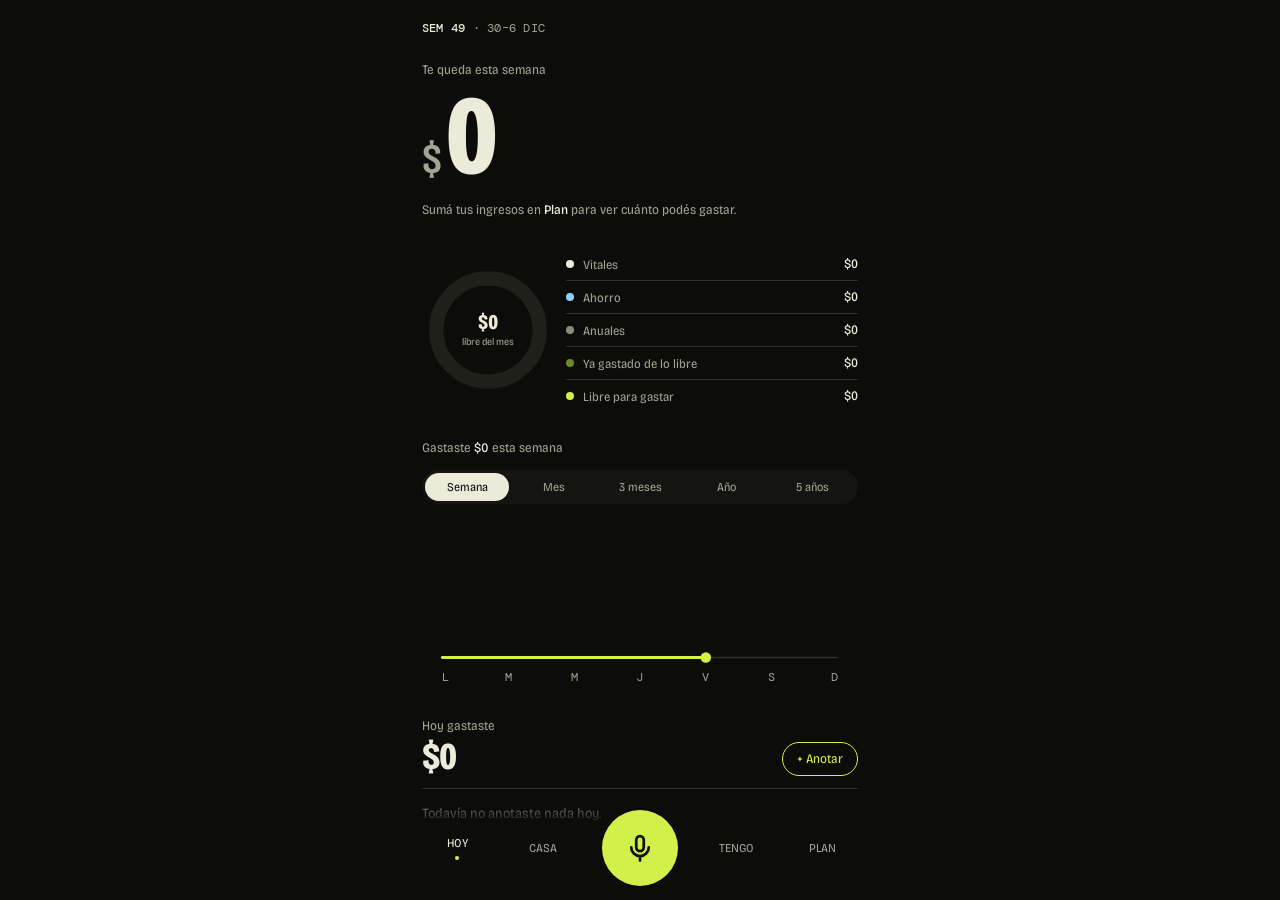
<file: index.html>
<!doctype html>
<html lang="es-AR">
<head>
<meta charset="utf-8">
<meta name="viewport" content="width=device-width,initial-scale=1,viewport-fit=cover,interactive-widget=resizes-content">
<meta name="theme-color" content="#0c0d0b">
<meta name="apple-mobile-web-app-capable" content="yes">
<meta name="mobile-web-app-capable" content="yes">
<link rel="manifest" href="manifest.webmanifest">
<link rel="icon" href="icon.svg" type="image/svg+xml">
<link rel="apple-touch-icon" href="icon-192.png">
<title>Tope</title>
<style>
@font-face{font-family:"Bric";src:url(fonts/display.woff2) format("woff2");font-weight:200 800;font-stretch:75% 100%;font-display:swap}
@font-face{font-family:"Mono";src:url(fonts/mono400.woff2) format("woff2");font-weight:400;font-display:swap}
@font-face{font-family:"Mono";src:url(fonts/mono500.woff2) format("woff2");font-weight:500;font-display:swap}
:root{
  --ink:#0c0d0b; --ink2:#141510; --ink3:#1f2019; --line:#2f3027;
  --bone:#ecead9; --mute:#a4a493; --acc:#d3f04a; --acc-ink:#12140a; --hot:#ff6b4a;
  --safe-b:env(safe-area-inset-bottom,0px); --safe-t:env(safe-area-inset-top,0px);
}
*{box-sizing:border-box;-webkit-tap-highlight-color:transparent}
html,body{margin:0;height:100%;background:var(--ink);color:var(--bone);overflow:hidden}
body{font-family:"Bric",system-ui,sans-serif;font-stretch:90%;display:flex;justify-content:center}
#app{position:relative;width:100%;max-width:480px;height:100dvh;overflow:hidden;background:var(--ink)}
.mono{font-family:"Mono",ui-monospace,monospace;letter-spacing:.02em}
button{font:inherit;color:inherit;background:none;border:0;padding:0;cursor:pointer;text-align:inherit}
input,textarea,select{font:inherit;color:inherit}

/* pantallas */
.screen{position:absolute;inset:0;padding:calc(var(--safe-t) + 18px) 22px calc(112px + var(--safe-b));overflow-y:auto;display:none}
.screen.on{display:block}
.head{display:flex;justify-content:space-between;align-items:center;color:var(--mute);font-size:12px;text-transform:uppercase;min-height:20px}
.head b{color:var(--bone);font-weight:500}
.blk{margin-top:28px}
.blk>h3,.hrow h3{margin:0;font-size:12px;color:var(--mute);font-weight:400;text-transform:uppercase}
.hrow{display:flex;justify-content:space-between;align-items:center;gap:12px;margin-bottom:6px}
.add{border:1px solid var(--line);border-radius:999px;padding:8px 14px;font-size:13px;white-space:nowrap}
.add.acc,.btn2.acc{border-color:var(--acc);color:var(--acc)}
.lbl{font-size:13px;color:var(--mute)}
.note{font-size:12px;color:var(--mute);line-height:1.5;margin-top:6px}

/* HOY */
.hero{margin-top:24px;cursor:pointer}
.big{font-weight:800;font-stretch:75%;letter-spacing:-.03em;line-height:.9;font-size:clamp(64px,24vw,112px);margin:8px 0 0;font-variant-numeric:tabular-nums;white-space:nowrap}
.big.neg{color:var(--hot)}
.big small{font-size:.38em;letter-spacing:-.02em;margin-right:.08em;font-weight:600;color:var(--mute)}
.sub{margin-top:14px;font-size:13px;color:var(--mute);line-height:1.5}
.sub b{color:var(--bone);font-weight:500}
.mid{font-weight:800;font-stretch:75%;letter-spacing:-.03em;font-size:38px;line-height:1;margin-top:4px;font-variant-numeric:tabular-nums}
.thead{display:flex;justify-content:space-between;align-items:flex-end;gap:12px}
.row{display:flex;justify-content:space-between;align-items:baseline;gap:12px;font-size:13px;color:var(--mute);padding:6px 0;width:100%}
.row b{color:var(--bone);font-weight:500}
.meter{height:3px;background:var(--ink3);margin:3px 0 10px;border-radius:2px;overflow:hidden}
.meter i{display:block;height:100%;background:var(--bone)}
.meter i.hot{background:var(--hot)}
.seg{display:flex;height:8px;border-radius:4px;overflow:hidden;gap:2px;margin:12px 0 10px}.seg i{display:block;min-width:3px}
.dot2{display:inline-block;width:8px;height:8px;border-radius:50%;margin-right:9px}
.drill{border-top:1px solid var(--line);padding:13px 0;font-size:14px}
.drill:first-of-type{border-top:0}

.item{display:flex;justify-content:space-between;gap:12px;padding:12px 0;border-top:1px solid var(--line);align-items:center;cursor:pointer}
.item .l{display:flex;gap:13px;align-items:center;min-width:0}
.item .t{font-size:17px;line-height:1.2;overflow:hidden;text-overflow:ellipsis}
.item .c{font-size:12px;color:var(--mute);margin-top:3px}
.item .a{font-size:17px;font-variant-numeric:tabular-nums;white-space:nowrap;text-align:right}
.item .a small{display:block;font-size:11px;color:var(--mute);margin-top:2px}
.item .a.pos{color:var(--acc)}
.empty{color:var(--mute);font-size:14px;padding:16px 0;border-top:1px solid var(--line)}
.more{width:100%;padding:12px 0;border-top:1px solid var(--line);font-size:13px;color:var(--mute);text-align:center}
.ic{--c:#8b8b7b;width:36px;height:36px;flex:none;border-radius:11px;display:grid;place-items:center;color:var(--c);background:color-mix(in srgb,var(--c) 15%,transparent)}
.ic svg{width:19px;height:19px;fill:none;stroke:currentColor;stroke-width:1.7;stroke-linecap:round;stroke-linejoin:round}
.ic.sm{width:22px;height:22px;border-radius:7px}.ic.sm svg{width:13px;height:13px}

/* gráfico */
.rng{display:flex;gap:2px;margin:10px 0 14px;background:var(--ink2);border-radius:999px;padding:3px}
.rng button{flex:1;padding:7px 0;border-radius:999px;font-size:12px;color:var(--mute);text-align:center}
.rng button.on{background:var(--bone);color:var(--ink)}
.chtot{font-size:13px;color:var(--mute);min-height:20px}.chtot b{color:var(--bone);font-weight:500}
.bars{display:flex;align-items:flex-end;gap:3px;height:112px;margin-top:10px}
.bars i{flex:1;display:block;background:var(--bone);opacity:.8;border-radius:2px 2px 0 0;min-height:2px}
.bars i.cur{background:var(--acc);opacity:1}.bars i.fut{opacity:.15}.bars i.sel{outline:1px solid var(--acc)}
.blab{display:flex;gap:3px;margin-top:6px;font-size:10px;color:var(--mute)}
.blab span{flex:1;text-align:center;white-space:nowrap;overflow:visible;min-width:0}

/* desplegable */
.acc-h{display:flex;justify-content:space-between;align-items:center;width:100%;padding:15px 0;border-top:1px solid var(--line);font-size:12px;text-transform:uppercase;color:var(--mute);gap:12px}
.acc-h b{color:var(--bone);font-weight:500;text-transform:none;font-size:14px;margin-left:auto}
.acc-h em{font-style:normal;display:inline-block;transition:transform .2s}
.acc.open .acc-h em{transform:rotate(180deg)}
.acc-b{display:none}.acc.open .acc-b{display:block}

/* barra inferior */
.bar{position:absolute;left:0;right:0;bottom:0;padding:14px 14px calc(14px + var(--safe-b));background:linear-gradient(to top,var(--ink) 72%,transparent);display:grid;grid-template-columns:1fr 1fr 1.25fr 1fr 1fr;align-items:center;justify-items:center;z-index:5;pointer-events:none}.bar>*{pointer-events:auto}
.tab{width:100%;font-size:12px;color:var(--mute);text-transform:uppercase;text-align:center;padding:10px 0}
.tab.on{color:var(--bone)}
.tab.on::after{content:"";display:block;width:4px;height:4px;border-radius:50%;background:var(--acc);margin:6px auto 0}
.mic{width:76px;height:76px;border-radius:50%;background:var(--acc);color:var(--acc-ink);display:grid;place-items:center;box-shadow:0 0 0 6px var(--ink)}
.mic svg{width:30px;height:30px}.mic:active{transform:scale(.96)}

/* paneles a pantalla completa */
.pane{position:absolute;inset:0;background:var(--ink);z-index:10;display:none;flex-direction:column}
.pane.on{display:flex;animation:pin .22s cubic-bezier(.2,.8,.2,1)}
@keyframes pin{from{transform:translateY(24px);opacity:0}to{transform:none;opacity:1}}
.ph{display:flex;align-items:center;gap:8px;padding:calc(var(--safe-t) + 10px) 14px 10px;border-bottom:1px solid var(--line);flex:none}
.pb{flex:1;overflow-y:auto;padding:16px 22px calc(28px + var(--safe-b))}
.x{width:34px;height:34px;border-radius:50%;border:1px solid var(--line);font-size:20px;line-height:1;display:grid;place-items:center;flex:none;text-align:center}
.ttl{flex:1;font-weight:700;font-size:17px;padding-left:4px}
.gsave{background:var(--acc);color:var(--acc-ink);border-radius:999px;padding:10px 16px;font-weight:700;font-size:14px;flex:none;text-align:center}
.gsave:disabled{background:var(--ink3);color:var(--mute)}
.seg3{display:flex;background:var(--ink2);border-radius:999px;padding:3px;flex:1;min-width:0}
.seg3 button{flex:1;padding:8px 4px;border-radius:999px;font-size:13px;color:var(--mute);text-align:center}
.seg3 button.on{background:var(--bone);color:var(--ink);font-weight:600}
.amtrow{display:flex;align-items:flex-end;gap:10px}.amtrow .amt{flex:1;min-width:0}
.amt{width:100%;background:none;border:0;border-bottom:1px solid var(--line);font-weight:800;font-stretch:75%;letter-spacing:-.04em;font-size:58px;padding:2px 0 8px;outline:none;font-variant-numeric:tabular-nums;color:var(--bone)}
.amt::placeholder{color:#7a7b6b}
.amt:focus,.desc:focus{border-bottom-color:var(--acc)}
.cur{display:flex;border:1px solid var(--line);border-radius:999px;padding:3px;margin-bottom:8px;flex:none}
.cur button{padding:7px 12px;border-radius:999px;font-size:13px;color:var(--mute)}
.cur button.on{background:var(--bone);color:var(--ink)}
.descrow{display:flex;align-items:center;gap:8px;margin-top:6px}
.desc{width:100%;background:none;border:0;border-bottom:1px solid var(--line);font-size:18px;padding:14px 0 10px;outline:none;color:var(--bone)}
.desc::placeholder{color:#8d8e7e}
.micbtn{width:40px;height:40px;border-radius:50%;border:1px solid var(--line);display:grid;place-items:center;flex:none;color:var(--acc)}
.micbtn svg{width:19px;height:19px}
.preview{margin-top:12px;font-size:14px;color:var(--mute);min-height:20px;line-height:1.4}
.preview b{color:var(--bone);font-weight:500}.preview.bad b{color:var(--hot)}
.lbl2{margin:18px 0 0;font-size:12px;color:var(--mute);text-transform:uppercase}
.chips{display:flex;flex-wrap:wrap;gap:8px;margin-top:10px}
.chip{border:1px solid var(--line);border-radius:999px;padding:9px 14px;font-size:14px;color:var(--bone);display:inline-flex;align-items:center;gap:8px;position:relative}
.chip.on{background:var(--bone);color:var(--ink);border-color:var(--bone)}
.chip.sug{border-color:var(--acc)}
.chip.on .ic{color:var(--ink);background:rgba(12,13,11,.12)}
.chip .ic.sm{margin-left:-6px}
.chip input[type=date]{position:absolute;inset:0;opacity:0;width:100%;height:100%}
.tiles{display:grid;grid-template-columns:repeat(4,1fr);gap:8px;margin-top:10px}
.tile{display:flex;flex-direction:column;align-items:center;gap:7px;padding:11px 2px 9px;border:1px solid var(--line);border-radius:14px;font-size:12px;line-height:1.15;text-align:center;min-height:84px}
.tile .ic{width:38px;height:38px}.tile .ic svg{width:20px;height:20px}
.tile.on{background:var(--ink3);border-color:var(--bone)}.tile.sug{border-color:var(--acc)}
.tiles.ask .tile{animation:ask .6s 2}
@keyframes ask{50%{border-color:var(--acc);background:var(--ink3)}}
.grp h4{margin:16px 0 0;font-size:12px;color:var(--mute);font-weight:400;text-transform:uppercase}
.del{margin-top:22px;width:100%;padding:14px;color:var(--hot);font-size:14px;text-align:center}
.dt{display:flex;gap:8px;margin-top:12px}

.toast{position:absolute;left:18px;right:18px;bottom:calc(var(--safe-b) + 104px);background:var(--bone);color:var(--ink);padding:13px 16px;border-radius:14px;font-size:14px;z-index:30;opacity:0;transform:translateY(10px);transition:.25s;pointer-events:none;display:flex;justify-content:space-between;gap:12px;align-items:center}
.toast.on{opacity:1;transform:none}.toast.act{pointer-events:auto}
.toast button{font-weight:700;text-decoration:underline;white-space:nowrap}

/* CASA */
.house{margin:22px -6px 0}.house svg{width:100%;height:auto;display:block}
.br{transition:opacity .4s}.br.off{fill:#1e1f17}.br.on{fill:#8a7f63}.br.new{fill:var(--acc);animation:blink 2.4s infinite}
@keyframes blink{50%{opacity:.55}}
.smoke circle{fill:var(--mute);opacity:0;animation:up 4s infinite}
.smoke circle:nth-child(2){animation-delay:1.3s}.smoke circle:nth-child(3){animation-delay:2.6s}
@keyframes up{0%{opacity:.5;transform:translate(0,0) scale(.6)}100%{opacity:0;transform:translate(10px,-34px) scale(1.5)}}
.h2{font-weight:800;font-stretch:75%;letter-spacing:-.04em;font-size:40px;line-height:.95;margin:26px 0 6px}
.wk{display:flex;justify-content:space-between;font-size:14px;padding:9px 0;border-top:1px solid var(--line);font-variant-numeric:tabular-nums}
.wk span:first-child{color:var(--mute)}

/* PLAN / TENGO */
.fld{display:flex;justify-content:space-between;align-items:center;gap:14px;border-top:1px solid var(--line);padding:11px 0;font-size:14px;color:var(--mute)}
.fld input[type=text],.fld input:not([type]){width:150px;text-align:right;background:var(--ink2);border:1px solid var(--line);border-radius:8px;padding:9px 10px;color:var(--bone);font-size:15px;font-variant-numeric:tabular-nums;outline:none}
.fld input:focus{border-color:var(--acc)}
.fld.dt2 input{background:var(--ink2);border:1px solid var(--line);border-radius:8px;padding:9px 10px;color:var(--bone);font-size:15px;color-scheme:dark}
.btn2{margin-top:10px;border:1px solid var(--line);border-radius:999px;padding:12px 18px;font-size:14px;display:inline-block;text-align:center}
.nwbig{font-weight:800;font-stretch:75%;letter-spacing:-.04em;line-height:.95;font-size:clamp(46px,15.5vw,76px);margin:10px 0 0;white-space:nowrap;font-variant-numeric:tabular-nums}
.nwbig small{font-size:.4em;color:var(--mute);font-weight:600;margin-right:.1em}
.spark{display:none;width:100%;height:auto;margin-top:20px}
.quick{display:flex;flex-wrap:wrap;gap:8px;margin-top:12px}
#n-view{color:var(--acc);text-transform:uppercase}
.imp-sel{background:var(--ink2);border:1px solid var(--line);border-radius:10px;padding:9px 8px;font-size:14px;max-width:150px;color-scheme:dark}
.pane .item{cursor:pointer}
.pace{margin-top:20px}
.pace .pt{position:relative;height:12px;background:var(--ink2);border-radius:6px}
.pace .pf{position:absolute;left:0;top:0;bottom:0;background:var(--bone);border-radius:6px}
.pace .pf.hot{background:var(--hot)}
.pace .pm{position:absolute;top:-5px;bottom:-5px;width:2px;background:var(--acc);border-radius:1px}
.pace .pl{display:flex;justify-content:space-between;font-size:12px;color:var(--mute);margin-top:10px;gap:8px;line-height:1.4}
.pace .pl b{color:var(--bone);font-weight:500}
.donutrow{display:flex;align-items:center;gap:12px}
.donut{position:relative;width:132px;height:132px;flex:none}
.donut svg{width:100%;height:100%;display:block}
.donut .dc{position:absolute;inset:0;display:grid;place-content:center;text-align:center;padding:0 22px}
.donut .dc b{font-weight:800;font-stretch:75%;font-size:21px;letter-spacing:-.02em;line-height:1;white-space:nowrap}
.donut .dc span{font-size:10px;color:var(--mute);margin-top:3px}
.legend{flex:1;min-width:0}
.lg{display:flex;align-items:center;gap:9px;width:100%;padding:8px 0;font-size:12.5px;color:var(--mute);border-top:1px solid var(--line)}
.lg:first-child{border-top:0}
.lg .dot2{margin:0;flex:none}.lg span{flex:1;min-width:0}
.lg b{color:var(--bone);font-weight:500;font-size:13px;font-variant-numeric:tabular-nums;white-space:nowrap}
.lline{width:100%;height:auto;display:block;touch-action:pan-y;margin-top:6px}
.micbtn.live{background:var(--acc);color:var(--acc-ink);border-color:var(--acc);animation:pulse 1.2s infinite}
@keyframes pulse{50%{box-shadow:0 0 0 8px rgba(211,240,74,.2)}}
.listen{font-size:13px;color:var(--acc);min-height:0;margin-top:8px;line-height:1.4}
.listen:empty{display:none}
</style>
</head>
<body>
<div id="app">

<!-- HOY -->
<section class="screen on" id="s-hoy">
  <div class="head mono"><span id="h-week"></span><span></span></div>
  <div class="hero" id="hero" role="button">
    <div class="lbl">Te queda esta semana</div>
    <div class="big" id="big"></div>
    <div class="sub" id="sub"></div>
  </div>
  <div class="pace" id="pace"></div>

  <div class="blk">
    <div class="donutrow"><div class="donut" id="donut"></div><div class="legend" id="legend"></div></div>
  </div>

  <div class="blk">
    <div class="chtot" id="chTot"></div>
    <div class="rng" id="rng"></div>
    <div id="line"></div>
  </div>

  <div class="blk">
    <div class="thead"><div><div class="lbl">Hoy gastaste</div><div class="mid" id="tdTot"></div></div><button class="add acc" id="add">+ Anotar</button></div>
    <div id="today" style="margin-top:12px"></div>
    <button class="more" id="tdMore" style="display:none"></button>
  </div>
</section>

<!-- CASA -->
<section class="screen" id="s-casa">
  <div class="head mono"><span>La casa</span><span>meta propia</span></div>
  <div class="h2" id="c-title"></div>
  <div class="sub" id="c-sub"></div>
  <div class="house" id="house"></div>
  <div class="blk"><div class="acc-h" style="cursor:default"><span>Ahorro de este mes</span></div><div id="c-save"></div></div>
  <div class="blk"><div class="acc-h" style="cursor:default"><span>Colchón</span></div><div id="c-cush"></div></div>
  <div class="blk"><div class="acc-h" style="cursor:default"><span>¿Está todo anotado?</span></div><div id="c-conc"></div></div>
  <div class="blk"><div class="acc-h" style="cursor:default"><span>Semanas</span></div><div id="c-weeks"></div></div>
</section>

<!-- TENGO -->
<section class="screen" id="s-tengo">
  <div class="head mono"><span>Patrimonio</span><button class="mono" id="n-view"></button></div>
  <div class="hero" style="cursor:default"><div class="lbl">Patrimonio neto</div><div class="nwbig" id="nw-big"></div><div class="sub" id="nw-sub"></div></div>
  <svg class="spark" id="nw-spark" viewBox="0 0 300 70"></svg>
  <div class="blk"><div class="hrow"><h3 class="mono">Qué incluye</h3><button class="add acc" id="nw-add">+ Sumar</button></div><div id="nw-list"></div></div>
</section>

<!-- PLAN -->
<section class="screen" id="s-plan">
  <div class="head mono"><span>Plan</span><span></span></div>

  <div class="blk"><div class="hrow"><h3 class="mono">Ingresos</h3><button class="add acc" id="incAdd">+ Sumar ingreso</button></div><div id="incList"></div></div>

  <div class="blk"><div class="hrow"><h3 class="mono">Gastos anuales</h3><button class="add acc" id="anAdd">+ Sumar gasto anual</button></div>
    <div class="note" style="margin:0 0 6px">Se reparten mes a mes, así no te pegan de golpe.</div><div id="anList"></div></div>

  <div class="blk"><div class="hrow"><h3 class="mono">Ahorro y casa</h3></div><div id="p-fields"></div></div>

  <div class="blk">
    <div class="hrow"><h3 class="mono">Dólar</h3></div>
    <div id="p-fx"></div>
    <div class="note">Lo fijás vos. Si querés, traé la cotización de hoy y tocá una.</div>
    <button class="btn2" id="fxGo">Ver cotizaciones de hoy</button>
    <div class="quick" id="fxList"></div>
  </div>

  <div class="blk acc" id="calcWrap" style="margin-top:22px"><button class="acc-h" id="calcH"><span>Cómo sale el tope</span><em>▾</em></button><div class="acc-b" id="p-calc"></div></div>

  <div class="blk">
    <div class="hrow"><h3 class="mono">Importar movimientos</h3></div>
    <div class="note" style="margin:0 0 4px">Subí el archivo (CSV) que te baja el banco, la tarjeta o tu planilla. La app los ordena sola y te pregunta solo lo que no sabe. ¿Tenés fotos de tickets o resúmenes en PDF? Pasáselos a Claude y pedile el archivo listo para subir.</div>
    <label class="btn2 acc">Elegir archivo<input type="file" id="impFile" accept=".csv,.txt,text/csv,text/plain" hidden></label>
    <div class="fld" style="margin-top:14px"><span>O pegá un link</span><input id="impUrl" placeholder="https://…" autocomplete="off" style="width:170px"></div>
    <button class="btn2" id="impUrlGo">Traer del link</button>
  </div>

  <div class="blk">
    <div class="hrow"><h3 class="mono">Mis datos</h3></div>
    <div class="note" style="margin:0 0 4px">Lo que anotás vive solo en este celular. Bajá una copia si cambiás de teléfono o querés pasárselos a otro.</div>
    <button class="btn2" id="exp">Bajar mis datos</button>
    <label class="btn2">Cargar mis datos<input type="file" id="impJson" accept=".json,application/json,text/plain" hidden></label>
  </div>
</section>

<div class="bar">
  <button class="tab on" data-t="hoy">Hoy</button>
  <button class="tab" data-t="casa">Casa</button>
  <button class="mic" id="mic" aria-label="Dictar un gasto"><svg viewBox="0 0 24 24" fill="none" stroke="currentColor" stroke-width="2.2" stroke-linecap="round"><rect x="9" y="2.5" width="6" height="12" rx="3"/><path d="M5 11.5a7 7 0 0 0 14 0M12 18.5V22"/></svg></button>
  <button class="tab" data-t="tengo">Tengo</button>
  <button class="tab" data-t="plan">Plan</button>
</div>

<!-- ANOTAR -->
<div class="pane" id="pEntry">
  <div class="ph">
    <button class="x" id="eX" aria-label="Cerrar">×</button>
    <div class="seg3" id="eType"><button data-t="g" class="on">Gasto</button><button data-t="i">Ingreso</button><button data-t="a">Ahorro</button></div>
    <button class="gsave" id="save">Guardar</button>
  </div>
  <div class="pb">
    <div class="amtrow"><input class="amt" id="amt" inputmode="numeric" placeholder="0" autocomplete="off"><div class="cur" id="cur"><button data-k="ARS" class="on">$</button><button data-k="USD">US$</button></div></div>
    <div class="note" id="conv" style="margin:6px 0 0"></div>
    <div class="descrow"><input class="desc" id="desc" placeholder="¿Qué fue? ej: ypf veinticinco mil" autocomplete="off" enterkeyhint="done"><button class="micbtn" id="eMic" aria-label="Dictar"><svg viewBox="0 0 24 24" fill="none" stroke="currentColor" stroke-width="2.2" stroke-linecap="round"><rect x="9" y="2.5" width="6" height="12" rx="3"/><path d="M5 11.5a7 7 0 0 0 14 0M12 18.5V22"/></svg></button></div>
    <div class="listen" id="listen"></div>
    <div class="preview" id="preview"></div>
    <div class="lbl2" id="catLbl">Categoría</div>
    <div id="tiles"></div>
    <div id="rep"></div>
    <div class="dt"><label class="chip" id="dtl"><span id="dtx">Hoy</span><input type="date" id="dt"></label></div>
    <button class="del" id="del" style="display:none">Borrar este movimiento</button>
  </div>
</div>

<!-- FORMULARIO GENÉRICO -->
<div class="pane" id="pForm">
  <div class="ph"><button class="x" id="fX" aria-label="Cerrar">×</button><div class="ttl" id="fTitle"></div><button class="gsave" id="fSave">Guardar</button></div>
  <div class="pb"><div id="fBody"></div><button class="del" id="fDel" style="display:none">Borrar</button></div>
</div>

<!-- DETALLE -->
<div class="pane" id="pList">
  <div class="ph"><button class="x" id="lX" aria-label="Cerrar">×</button><div class="ttl" id="lTitle"></div></div>
  <div class="pb" id="lBody"></div>
</div>

<!-- IMPORTAR -->
<div class="pane" id="pImp">
  <div class="ph"><button class="x" id="iX" aria-label="Cerrar">×</button><div class="ttl">Importar</div><button class="gsave" id="iGo">Importar</button></div>
  <div class="pb" id="iBody"></div>
</div>

<div class="toast" id="toast"><span id="toastT"></span><button id="toastB" style="display:none"></button></div>
</div>

<script>
/* ============ CATEGORÍAS ============ */
const CATS=[
 ["super","Súper","fv"],["verdu","Verdulería","fv"],["carne","Carnicería","fv"],["deliv","Delivery","d"],["resto","Salidas","d"],
 ["alq","Alquiler","ff"],["net","Internet","ff"],["cel","Celular","ff"],["hogar","Hogar","fv"],
 ["comb","Nafta","fv"],["auto","Mecánico","fv"],["seg-a","Seguro del auto","ff"],["transp","Transporte","fv"],
 ["masc-c","Mascota","fv"],["masc-v","Veterinaria","fv"],
 ["farm","Farmacia","fv"],["salud","Médico","fv"],
 ["ropa","Ropa","d"],["pelu","Peluquería","d"],
 ["subs","Suscripciones","d"],["gym","Gimnasio","d"],["viaje","Viajes","d"],["curso","Cursos","d"],["regalo","Regalos","d"],["tec","Tecnología","d"],
 ["otro","Otros","d"],["imprev","Imprevisto","x"],["anual","Gasto anual","an"],["cuentas","Entre mis cuentas","x"],
 ["ah-inv","Inversiones","ah"],["ah-imp","Imprevistos","ah"],["ah-casa","Casa propia","ah"],["ah-vac","Vacaciones","ah"],
 ["in-sueldo","Sueldo","in"],["in-otro","Otro ingreso","in"]
];
const CAT=Object.fromEntries(CATS.map(c=>[c[0],{id:c[0],l:c[1],k:c[2],f:c[2]==="ah"?"Ahorro · "+c[1]:c[2]==="in"?"Ingreso · "+c[1]:c[1]}]));
const cat=id=>CAT[id]||CAT.otro;
const K=e=>cat(e.c).k;
const TY=k=>k==="in"?"i":k==="ah"?"a":"g";
const isExp=e=>{const k=K(e);return k!=="in"&&k!=="ah"&&e.c!=="cuentas"};
const GROUPS={
 g:[["Comida",["super","verdu","carne","deliv","resto"]],["Casa",["alq","net","cel","hogar"]],["Auto y transporte",["comb","auto","seg-a","transp"]],["Mascota",["masc-c","masc-v"]],["Salud",["farm","salud"]],["Ropa y cuidado",["ropa","pelu"]],["Ocio y compras",["subs","gym","viaje","curso","regalo","tec"]],["Otros",["otro","imprev","anual","cuentas"]]],
 i:[["Ingresos",["in-sueldo","in-otro"]]],
 a:[["Ahorro",["ah-inv","ah-imp","ah-casa","ah-vac"]]]};
const DEFTOP=["super","comb","resto","verdu","deliv","farm","transp","masc-c"];
const CAPA={ff:"fijo vital",fv:"variable vital",d:"libre",x:"fuera del tope",an:"anual",ah:"ahorro",in:"ingreso"};
const ICO={
 meat:'<path d="M15 4.5a5 5 0 0 1 4.5 5c0 3-3 5-5.5 5L10 18.5 7 15.5l4-4c0-2.5 1.5-5.500 4-7z"/><circle cx="5.5" cy="18.5" r="1.4"/>',
 cart:'<circle cx="9" cy="20" r="1.4"/><circle cx="18" cy="20" r="1.4"/><path d="M3 4h2.5l2.2 11h10.6l2-8H6.2"/>',
 apple:'<path d="M12 7.5c-2-2-6-1-6 4 0 5 3 9 6 9s6-4 6-9c0-5-4-6-6-4z"/><path d="M12 7.5c0-2 1-3.5 3-4.5"/>',
 paw:'<circle cx="6.5" cy="10" r="1.8"/><circle cx="11" cy="6.5" r="1.8"/><circle cx="16" cy="7.5" r="1.8"/><circle cx="19" cy="12" r="1.6"/><path d="M12 12c-3 0-5.5 3-5.5 5.2 0 2 2 2.3 5.5 2.3s5.5-.3 5.5-2.3C17.5 15 15 12 12 12z"/>',
 pill:'<g transform="rotate(-40 12 12)"><rect x="3" y="8.5" width="18" height="7" rx="3.5"/><path d="M12 8.5v7"/></g>',
 heart:'<path d="M12 20s-7-4.4-7-10a4 4 0 0 1 7-2.5A4 4 0 0 1 19 10c0 5.6-7 10-7 10z"/>',
 shirt:'<path d="M8 4L3 7l2 4 3-1v10h8V10l3 1 2-4-5-3a4 4 0 0 1-8 0z"/>',
 home:'<path d="M4 11l8-7 8 7v9H4z"/><path d="M10 20v-6h4v6"/>',
 fuel:'<path d="M5 20V5a1 1 0 0 1 1-1h7a1 1 0 0 1 1 1v15M4 20h11"/><path d="M7.5 8h4M14 9h2.5a1.5 1.5 0 0 1 1.5 1.5V16a1.5 1.5 0 0 0 3 0V8l-3-3"/>',
 car:'<path d="M4 16v-4l2-5h12l2 5v4M4 16h16M4 16v2.5h3V16M17 16v2.5h3V16"/><circle cx="7.5" cy="13" r=".7"/><circle cx="16.5" cy="13" r=".7"/>',
 bus:'<rect x="5" y="4" width="14" height="13" rx="2"/><path d="M5 11h14M8 20v-3M16 20v-3"/><circle cx="8.5" cy="14" r=".7"/><circle cx="15.5" cy="14" r=".7"/>',
 key:'<circle cx="8" cy="12" r="3.5"/><path d="M11.5 12H21M18 12v3M15 12v2"/>',
 wifi:'<path d="M3 9a14 14 0 0 1 18 0M6 12.5a9.5 9.5 0 0 1 12 0M9 16a5 5 0 0 1 6 0"/><circle cx="12" cy="19" r=".8"/>',
 phone:'<rect x="7" y="3" width="10" height="18" rx="2"/><path d="M11 18h2"/>',
 shield:'<path d="M12 3l8 3v6c0 5-3.5 8-8 9-4.5-1-8-4-8-9V6z"/>',
 bag:'<path d="M5 8h14l-1 12H6z"/><path d="M9 8V6a3 3 0 0 1 6 0v2"/>',
 fork:'<path d="M7 3v8M5 3v5a2 2 0 0 0 4 0V3M7 11v10M17 3c-2 2-3 5-3 8h3v10"/>',
 users:'<circle cx="9" cy="8" r="3"/><path d="M3 20c0-3.5 2.7-6 6-6s6 2.5 6 6"/><circle cx="17" cy="9" r="2.4"/><path d="M16 14.2c3 0 5 2 5 5.3"/>',
 gift:'<rect x="4" y="10" width="16" height="10" rx="1"/><rect x="3" y="7" width="18" height="3"/><path d="M12 7v13M12 7c-1.5-3.5-5-3-4.5-.8M12 7c1.5-3.5 5-3 4.5-.8"/>',
 dumbbell:'<path d="M3 10v4M6 8v8M18 8v8M21 10v4M6 12h12"/>',
 play:'<rect x="3" y="5" width="18" height="14" rx="3"/><path d="M10.5 9.5v5l4-2.5z"/>',
 scissors:'<circle cx="6" cy="7" r="2.5"/><circle cx="6" cy="17" r="2.5"/><path d="M8 8.5L20 18M8 15.5L20 6"/>',
 laptop:'<rect x="5" y="5" width="14" height="10" rx="1.5"/><path d="M2.5 19h19"/>',
 plane:'<path d="M21 4L10 14M21 4l-6 17-3-7-7-3z"/>',
 book:'<path d="M5 4h13a1 1 0 0 1 1 1v14a1 1 0 0 1-1 1H5zM5 4v16M9 8h6"/>',
 dots:'<circle cx="6" cy="12" r="1.3"/><circle cx="12" cy="12" r="1.3"/><circle cx="18" cy="12" r="1.3"/>',
 bolt:'<path d="M13 3L5 13h6l-1 8 8-10h-6z"/>',
 cal:'<rect x="4" y="5" width="16" height="15" rx="2"/><path d="M4 10h16M9 3v4M15 3v4"/>',
 trend:'<path d="M3 17l6-6 4 4 8-9M15 6h6v6"/>',
 sun:'<circle cx="12" cy="12" r="4"/><path d="M12 2v3M12 19v3M2 12h3M19 12h3M5 5l2 2M17 17l2 2M19 5l-2 2M7 17l-2 2"/>',
 down:'<path d="M12 3v12M7 10l5 5 5-5M4 20h16"/>',
 swap:'<path d="M4 8h14l-3-3M20 16H6l3 3"/>',
 wallet:'<rect x="3" y="6" width="18" height="13" rx="2"/><path d="M3 10h18M16 14.5h2"/>',
 card:'<rect x="3" y="5" width="18" height="14" rx="2"/><path d="M3 10h18M7 15h4"/>',
 bank:'<path d="M3 9l9-5 9 5M5 9v9M9.5 9v9M14.5 9v9M19 9v9M3 20h18"/>',
 coin:'<circle cx="12" cy="12" r="8.5"/><path d="M12 7.5v9M9.5 10c0-.9 1-1.5 2.5-1.5s2.5.6 2.5 1.5c0 2-5 1-5 3 0 .9 1 1.5 2.5 1.5s2.5-.6 2.5-1.5"/>'
};
const COL={A:"#f2c66d",V:"#c3a2ff",R:"#ff8f7a",S:"#8fd0ff",G:"#9be3a3",P:"#ff9fcf",L:"#d3f04a",M:"#8b8b7b"};
const CI={super:["cart","A"],verdu:["apple","A"],carne:["meat","A"],deliv:["bag","A"],resto:["fork","A"],alq:["key","S"],net:["wifi","S"],cel:["phone","S"],hogar:["home","S"],comb:["fuel","G"],auto:["car","G"],"seg-a":["shield","S"],transp:["bus","G"],"masc-c":["paw","V"],"masc-v":["heart","V"],farm:["pill","R"],salud:["heart","R"],ropa:["shirt","P"],pelu:["scissors","P"],subs:["play","V"],gym:["dumbbell","G"],viaje:["plane","S"],curso:["book","V"],regalo:["gift","P"],tec:["laptop","S"],otro:["dots","M"],imprev:["bolt","R"],anual:["cal","M"],cuentas:["swap","M"],"ah-inv":["trend","L"],"ah-imp":["shield","L"],"ah-casa":["home","L"],"ah-vac":["sun","L"],"in-sueldo":["down","L"],"in-otro":["down","L"]};
function icoHtml(n,c,sm){return `<span class="ic${sm?" sm":""}" style="--c:${COL[c]||c}"><svg viewBox="0 0 24 24">${ICO[n]||ICO.dots}</svg></span>`}
function ic(id,sm){const x=CI[id]||["dots","M"];return icoHtml(x[0],x[1],sm)}
/* patrimonio: id, etiqueta, ícono, color, moneda habitual, 1=es algo que tengo */
const KINDS=[["cuenta","Cuenta o efectivo","wallet","S","ARS",1],["nexo","Nexo","coin","L","USD",1],["inv","Inversiones","trend","L","USD",1],["acc","Acciones","trend","A","USD",1],["cripto","Cripto","coin","A","USD",1],["auto","Auto","car","G","ARS",1],["inm","Inmueble","home","S","USD",1],["tarj","Tarjeta","card","R","ARS",0],["prest","Préstamo","bank","R","ARS",0],["otro","Otro","dots","M","ARS",1],["deuda","Otra deuda","dots","R","ARS",0]];
const fmtU=n=>{const r=Math.round(n);return (r<0?"-":"")+"US$ "+Math.abs(r).toLocaleString("es-AR")};
const DEF_RULES=`ypf=comb
shell=comb
axion=comb
nafta=comb
gnc=comb
coto=super
carrefour=super
jumbo=super
disco=super
dia=super
changomas=super
super=super
verdu=verdu
carnicer=carne
panader=verdu
pan=verdu
fiambre=verdu
carne=carne
pollo=carne
pro plan=masc-c
royal canin=masc-c
balanceado=masc-c
alimento=masc-c
vet=masc-v
vacuna=masc-v
farmacia=farm
farmacity=farm
medicamento=farm
doctor=salud
consulta=salud
pedidosya=deliv
pedidos ya=deliv
rappi=deliv
delivery=deliv
resto=resto
restaurante=resto
cafe=resto
bar=resto
birra=resto
cerveza=resto
pizza=resto
empanadas=resto
helado=resto
asado=resto
netflix=subs
spotify=subs
youtube=subs
gimnasio=gym
gym=gym
uber=transp
cabify=transp
sube=transp
colectivo=transp
tren=transp
alquiler=alq
internet=net
flow=net
celular=cel
claro=cel
movistar=cel
seguro=seg-a
mecanico=auto
peluquer=pelu
ropa=ropa
remera=ropa
zapatillas=ropa
buzo=ropa
regalo=regalo
curso=curso
libro=curso
inversion=ah-inv
sueldo=in-sueldo
cobre=in-sueldo`;
const DEF_PLAN={inc:[],an:[],fx:1500,pct:25,metaUSD:100000,casaUSD0:0,ff0:0,fv0:0};

/* ============ ESTADO ============ */
const KEY="tope.v1";
const nid=()=>Date.now().toString(36)+Math.random().toString(36).slice(2,6);
const NW_ASOF=()=>{const n=window.__now?new Date(window.__now):new Date();return {d:n.getFullYear()+"-"+String(n.getMonth()+1).padStart(2,"0")+"-"+String(n.getDate()).padStart(2,"0"),ts:Date.now()}};
const OLDC={"perra-c":"masc-c","perra-v":"masc-v","ropa-e":"ropa","ropa-s":"ropa",juntada:"resto"};
function fresh(){return {e:[],plan:JSON.parse(JSON.stringify(DEF_PLAN)),rules:DEF_RULES,wkTope:{},checks:[],start:null,nw:{items:[]},nwHist:{},ui:{},v:5}}
function migrate(j){
  const p=j.plan=j.plan||{};
  if(!p.inc){p.inc=[];const add=(name,amt,cur,freq)=>{if(amt>0)p.inc.push({id:nid(),name,amt,cur,freq})};
    add("Sueldo Andrés",p.sA,"ARS","mA");add("Sueldo Cande",p.sC,"ARS","mA");add("Bono Cande",p.bono,"USD","q");add("Otros ingresos",p.otros,"ARS","m")}
  if(!p.an)p.an=(p.anuales||[]).filter(a=>a&&a[1]>0).map(a=>({id:nid(),name:a[0],amt:a[1],cur:"ARS",years:a[2]||1,date:null}));
  p.fx=p.fx||1500;if(p.pct==null)p.pct=25;p.metaUSD=p.metaUSD??100000;p.casaUSD0=p.casaUSD0||0;
  p.ff0=p.ff0??(p.ff||0);p.fv0=p.fv0??(p.fv||0);
  ["sA","sC","bono","otros","anuales","ff","fv","wk","colchonActual","guerra"].forEach(k=>delete p[k]);
  j.e=(j.e||[]).map(e=>{e.c=OLDC[e.c]||e.c;if(!CAT[e.c])e.c="otro";return e});
  j.rules=(j.rules||DEF_RULES).replace(/=(perra-c|perra-v|ropa-e|ropa-s|juntada)\s*$/gm,(m,c)=>"="+OLDC[c]);
  j.rules=j.rules.replace(/^carnicer=verdu\s*$/gm,"carnicer=carne");if(!/^carne=/m.test(j.rules))j.rules+="\ncarne=carne\npollo=carne";
  if(j.nw&&j.nw.items&&j.nw.items.length&&!j.nw.asOf)j.nw.asOf=NW_ASOF();
  j.wkTope=j.wkTope||{};j.checks=j.checks||[];j.nw=j.nw||{items:[]};j.nwHist=j.nwHist||{};j.ui=j.ui||{};j.v=5;
  return j;
}
let S=load();
function load(){try{const j=JSON.parse(localStorage.getItem(KEY));if(j&&j.e)return migrate(j)}catch(e){}return fresh()}
function save(){try{localStorage.setItem(KEY,JSON.stringify(S))}catch(e){}}
const $=id=>document.getElementById(id);
const iso=d=>d.getFullYear()+"-"+String(d.getMonth()+1).padStart(2,"0")+"-"+String(d.getDate()).padStart(2,"0");
const fromIso=s=>{const [y,m,d]=s.split("-").map(Number);return new Date(y,m-1,d)};
const addDays=(d,n)=>{const x=new Date(d);x.setDate(x.getDate()+n);return x};
const monday=d=>{const x=new Date(d);x.setHours(0,0,0,0);const w=(x.getDay()+6)%7;x.setDate(x.getDate()-w);return x};
const NOW=()=>window.__now?new Date(window.__now):new Date();
const fmt=n=>{const r=Math.round(n);return (r<0?"-":"")+"$"+Math.abs(r).toLocaleString("es-AR")};
const MES=["ene","feb","mar","abr","may","jun","jul","ago","sep","oct","nov","dic"];
const DIAS=["L","M","M","J","V","S","D"];
const norm=s=>s.toLowerCase().normalize("NFD").replace(/[̀-ͯ]/g,"");

function lastBiz(y,m){const d=new Date(y,m+1,0);while(d.getDay()===0||d.getDay()===6)d.setDate(d.getDate()-1);return d}
function monthKey(d){return d.getFullYear()+"-"+String(d.getMonth()+1).padStart(2,"0")}
function incM(e){ // a qué mes cuenta un ingreso: si cae el último día hábil o después, es del mes siguiente
  if(e.m)return e.m;
  const d=fromIso(e.d), lb=lastBiz(d.getFullYear(),d.getMonth());
  return d>=lb?monthKey(new Date(d.getFullYear(),d.getMonth()+1,1)):monthKey(d);
}
const fd=s=>{const x=fromIso(s);return x.getDate()+" "+MES[x.getMonth()]};
const DIASL=["lun","mar","mié","jue","vie","sáb","dom"];

/* ============ CÁLCULO ============ */
const FM={mA:13,m:12,q:4,s:2,a:1};
const FL={mA:"Cada mes + aguinaldo",m:"Cada mes",q:"Cada 3 meses",s:"Cada 6 meses",a:"Una vez al año"};
const isExtra=e=>K(e)==="in"&&(e.rep?e.rep==="once":e.c==="in-otro");
const resetWk=()=>{delete S.wkTope[iso(monday(NOW()))]};
const toA=(amt,cur)=>cur==="USD"?amt*(S.plan.fx||1):amt;
function vitBase(kind,est){ // promedio de los últimos 4 meses completos; sin historial, lo que haya
  const now=NOW(),tot=[];
  for(let i=1;i<=4;i++){
    const mk=monthKey(new Date(now.getFullYear(),now.getMonth()-i,1));
    const t=S.e.filter(e=>e.d.slice(0,7)===mk&&K(e)===kind).reduce((a,e)=>a+e.a,0);
    if(t>0)tot.push(t);
  }
  if(!tot.length)return {v:est||0,auto:false,n:0};
  const avg=tot.reduce((a,b)=>a+b,0)/tot.length;
  return {v:Math.max(avg,tot[0]),auto:true,n:tot.length}; // pesimista: nunca menos que el mes más reciente
}
function planCalc(){
  const p=S.plan,now=NOW(),mk=iso(now).slice(0,7);
  const anual=p.inc.reduce((a,x)=>a+toA(x.amt,x.cur)*(FM[x.freq]||12),0);
  const extras=S.e.filter(e=>incM(e)===mk&&isExtra(e)).reduce((a,e)=>a+e.a,0);
  const esp=anual/12+extras,ahorro=esp*p.pct/100;
  const prov=p.an.reduce((a,x)=>a+toA(x.amt,x.cur)/(Math.max(1,x.years)*12),0);
  const sp=k=>S.e.filter(e=>e.d.slice(0,7)===mk&&K(e)===k).reduce((a,e)=>a+e.a,0);
  const ffS=sp("ff"),fvS=sp("fv"),bF=vitBase("ff",p.ff0),bV=vitBase("fv",p.fv0);
  const ff=Math.max(ffS,bF.v),fv=Math.max(fvS,bV.v);
  const libre=esp-ahorro-ff-fv-prov;
  const dim=new Date(now.getFullYear(),now.getMonth()+1,0).getDate();
  const tope=Math.max(libre,0)/(dim/7);
  const base=p.inc.filter(x=>x.freq==="m"||x.freq==="mA").reduce((a,x)=>a+toA(x.amt,x.cur),0);
  return {anual,esp,ahorro,prov,ffS,fvS,ff,fv,libre,tope,base,vit:bF.v+bV.v,bF,bV,ahS:sp("ah"),
    extras,mk};
}
function discIn(a,b){return S.e.filter(e=>e.d>=a&&e.d<=b&&K(e)==="d").reduce((s,e)=>s+e.a,0)}
function state(){
  const c=planCalc(),now=NOW(),mon=monday(now),monI=iso(mon);
  if(!S.start){S.start=monI;save()}
  if(S.wkTope[monI]==null){S.wkTope[monI]=c.tope;save()}
  let carry=0;const weeks=[];
  for(let w=fromIso(S.start);iso(w)<monI;w=addDays(w,7)){
    const wi=iso(w),t=S.wkTope[wi]??c.tope,sp=discIn(wi,iso(addDays(w,6)));
    carry+=t-sp;weeks.push({w:wi,t,sp,carry});
  }
  const spentWeek=discIn(monI,iso(addDays(mon,6)));
  const tope=S.wkTope[monI],left=tope+carry-spentWeek;
  const dow=(now.getDay()+6)%7,daysLeft=7-dow;
  const first=iso(new Date(now.getFullYear(),now.getMonth(),1)),last=iso(new Date(now.getFullYear(),now.getMonth()+1,0));
  let cIn=0;weeks.forEach(w=>{if(iso(addDays(fromIso(w.w),6))<first)cIn=w.carry});
  const spentMonth=discIn(first,last),monthCap=c.libre+cIn,monthLeft=monthCap-spentMonth;
  return {c,mon,monI,carry,weeks,spentWeek,tope,left,daysLeft,perDay:left/daysLeft,todayI:iso(now),spentMonth,monthCap,monthLeft};
}
const touchPlan=()=>{resetWk();save();render()};
function weekNum(d){const t=new Date(d);t.setDate(t.getDate()+3);const y=new Date(t.getFullYear(),0,4);return 1+Math.round(((t-y)/864e5-3+((y.getDay()+6)%7))/7)}
function esc(s){return (s||"").replace(/[&<>"]/g,m=>({"&":"&amp;","<":"&lt;",">":"&gt;",'"':"&quot;"}[m]))}

/* achica el tamaño de letra si el número no entra en el renglón */
function fitText(el,base){
  el.style.fontSize=base?base+"px":"";
  const b=base||parseFloat(getComputedStyle(el).fontSize);let s=b;
  while(el.scrollWidth>el.clientWidth+1&&s>24){s-=2;el.style.fontSize=s+"px"}
}

/* ============ PANELES (con el botón "atrás" del celular) ============ */
const stack=[];let skipPop=0;
function openPane(id){const el=$(id);if(!stack.includes(el)){stack.push(el);try{history.pushState({t:1},"")}catch(e){}}el.classList.add("on")}
function closePane(id,fromPop){const el=$(id),i=stack.indexOf(el);el.classList.remove("on");if(i<0)return;stack.splice(i,1);if(!fromPop){skipPop++;try{history.back()}catch(e){skipPop--}}}
const CLOSERS={pEntry:closeEntry,pForm:closeForm,pList:closeDrill,pImp:closeImp};
window.addEventListener("popstate",()=>{if(skipPop){skipPop--;return}const el=stack[stack.length-1];if(el)CLOSERS[el.id](true)});

/* ============ HOY ============ */
function rowHtml(e,showDate){
  const c=cat(e.c),pos=K(e)==="in";
  return `<div class="item" data-id="${e.id}"><div class="l">${ic(e.c)}<div style="min-width:0"><div class="t">${esc(e.t||c.f)}</div><div class="c mono">${showDate?fd(e.d)+" · ":""}${e.t?c.f:CAPA[c.k]}${e.cur==="USD"?" · US$ "+e.u:""}</div></div></div><div class="a ${pos?"pos":""}">${pos?"+":""}${fmt(e.a)}</div></div>`;
}
function render(){
  const st=state(),sd=st.mon,ed=addDays(sd,6);
  $("h-week").innerHTML=`<b>Sem ${weekNum(sd)}</b> · ${sd.getDate()}–${ed.getDate()} ${MES[ed.getMonth()]}`;
  const big=$("big");big.className="big"+(st.left<0?" neg":"");
  big.innerHTML=`<small>$</small>${(st.left<0?"−":"")+Math.abs(Math.round(st.left)).toLocaleString("es-AR")}`;
  if($("s-hoy").classList.contains("on"))fitText(big);
  $("sub").innerHTML=st.c.esp?((st.left<0?`Te pasaste. Arrancás la próxima con <b>${fmt(st.left)}</b>.`:`<b>${fmt(st.perDay)}</b> por día hasta el domingo`)+` · mes: <b>${fmt(st.monthLeft)}</b>`):"Sumá tus ingresos en <b>Plan</b> para ver cuánto podés gastar.";
  renderPace(st);renderDonut(st);renderChart();
  const td=S.e.filter(e=>e.d===st.todayI).sort((a,b)=>b.ts-a.ts);
  $("tdTot").textContent=fmt(td.filter(isExp).reduce((a,e)=>a+e.a,0));
  const show=S.ui.allToday?td:td.slice(0,4);
  $("today").innerHTML=td.length?show.map(e=>rowHtml(e)).join(""):`<div class="empty">Todavía no anotaste nada hoy.</div>`;
  $("tdMore").style.display=td.length>4?"block":"none";
  $("tdMore").textContent=S.ui.allToday?"Ver menos":`Ver los ${td.length-4} de más`;
  renderCasa(st);renderPlan(st);renderTengo();drawAcc();
  if(drill)openDrill(drill);
}

/* ---- ritmo de la semana: la rayita lima es dónde tendrías que ir hoy ---- */
function renderPace(st){
  if(!st.c.esp){$("pace").innerHTML="";return}
  const budget=Math.max(st.tope+st.carry,0),dow=(NOW().getDay()+6)%7,now=budget*(dow+1)/7,spent=st.spentWeek;
  const mx=Math.max(budget,spent,1)*1.04,over=spent>now+1;
  $("pace").innerHTML=`<div class="pt"><i class="pf ${spent>budget?"hot":""}" style="width:${Math.min(spent/mx*100,100)}%"></i><b class="pm" style="left:${Math.min(now/mx*100,99.5)}%"></b></div>
   <div class="pl"><span>Gastaste <b>${fmt(spent)}</b> de <b>${fmt(budget)}</b></span><span>${over?`Vas <b style="color:var(--hot)">${fmt(spent-now)}</b> por encima del ritmo`:`Vas <b>${fmt(now-spent)}</b> por debajo del ritmo`}</span></div>`;
}

/* ---- el mes en una torta: lo libre, lo vital, el ahorro y lo anual ---- */
const DCOL={rest:"#d3f04a",used:"#6f8a22",vit:"#ecead9",ah:"#8fd0ff",an:"#8b8b7b"};
function renderDonut(st){
  const c=st.c,cap=Math.max(st.monthCap,0),restante=Math.max(st.monthLeft,0),usado=Math.min(st.spentMonth,cap);
  const seg=[["vit","Vitales",c.ff+c.fv,DCOL.vit],["ah","Ahorro",c.ahorro,DCOL.ah],["an","Anuales",c.prov,DCOL.an],["libre","Ya gastado de lo libre",usado,DCOL.used],["libre","Libre para gastar",restante,DCOL.rest]];
  const R=47,C=2*Math.PI*R,tot=seg.reduce((a,s)=>a+Math.max(s[2],0),0);let off=0,arcs="";
  if(tot>0)seg.forEach(s=>{if(s[2]<=0)return;const len=s[2]/tot*C;arcs+=`<circle cx="60" cy="60" r="${R}" fill="none" stroke="${s[3]}" stroke-width="13" stroke-dasharray="${Math.max(len-1.6,.6)} ${C}" stroke-dashoffset="${-off}" transform="rotate(-90 60 60)"/>`;off+=len});
  $("donut").innerHTML=`<svg viewBox="0 0 120 120"><circle cx="60" cy="60" r="${R}" fill="none" stroke="#1f2019" stroke-width="13"/>${arcs}</svg><div class="dc"><b style="${st.monthLeft<0?"color:var(--hot)":""}">${fmt(st.monthLeft)}</b><span>libre del mes</span></div>`;
  fitText($("donut").querySelector("b"),21);
  $("legend").innerHTML=seg.map(s=>`<button class="lg" data-drill="${s[0]}"><i class="dot2" style="background:${s[3]}"></i><span>${s[1]}</span><b>${fmt(Math.max(s[2],0))}</b></button>`).join("");
}
$("legend").onclick=e=>{const b=e.target.closest("[data-drill]");if(b)openDrill(b.dataset.drill)};

/* ---- historial de gastos (línea) ---- */
const RNG=[["w","Semana"],["m","Mes"],["3","3 meses"],["y","Año"],["5","5 años"]];
const RNGT={w:"esta semana",m:"este mes","3":"en 3 meses",y:"en 12 meses","5":"en 5 años"};
function series(r){
  const now=NOW(),td=iso(now),out=[];
  const sum=(a,b)=>S.e.filter(e=>e.d>=a&&e.d<=b&&isExp(e)).reduce((s,e)=>s+e.a,0);
  if(r==="w"){const mon=monday(now);for(let i=0;i<7;i++){const d=addDays(mon,i),di=iso(d);out.push({l:DIAS[i],v:sum(di,di),t:`${DIASL[i]} ${d.getDate()}`,cur:di===td,fut:di>td})}}
  else if(r==="m"){const y=now.getFullYear(),m=now.getMonth(),n=new Date(y,m+1,0).getDate();
    for(let d=1;d<=n;d++){const di=iso(new Date(y,m,d));out.push({l:(d===1||d%5===0)?String(d):"",v:sum(di,di),t:`${d} ${MES[m]}`,cur:di===td,fut:di>td})}}
  else if(r==="3"){const start=addDays(monday(now),-7*12);
    for(let i=0;i<13;i++){const a=addDays(start,7*i),b=addDays(a,6);out.push({l:i%3===0?String(a.getDate())+" "+MES[a.getMonth()]:"",v:sum(iso(a),iso(b)),t:`semana del ${a.getDate()} ${MES[a.getMonth()]}`,cur:td>=iso(a)&&td<=iso(b),fut:iso(a)>td})}}
  else if(r==="y"){for(let i=11;i>=0;i--){const dt=new Date(now.getFullYear(),now.getMonth()-i,1);
    out.push({l:MES[dt.getMonth()],v:sum(iso(dt),iso(new Date(dt.getFullYear(),dt.getMonth()+1,0))),t:`${MES[dt.getMonth()]} ${dt.getFullYear()}`,cur:i===0})}}
  else{for(let i=4;i>=0;i--){const yr=now.getFullYear()-i;out.push({l:String(yr),v:sum(yr+"-01-01",yr+"-12-31"),t:String(yr),cur:i===0})}}
  return out;
}
const LW=300,LH=118,LPX=14,LTOP=12,LBOT=22;
let chSeries=[],chLive=[],chScale=null,chTot=0;
function smooth(p){
  if(p.length<2)return "";let d=`M${p[0][0].toFixed(1)},${p[0][1].toFixed(1)}`;
  const cl=y=>Math.min(Math.max(y,LTOP),LH-LBOT);
  for(let i=0;i<p.length-1;i++){const p0=p[i-1]||p[i],p1=p[i],p2=p[i+1],p3=p[i+2]||p2;
    d+=` C${(p1[0]+(p2[0]-p0[0])/6).toFixed(1)},${cl(p1[1]+(p2[1]-p0[1])/6).toFixed(1)} ${(p2[0]-(p3[0]-p1[0])/6).toFixed(1)},${cl(p2[1]-(p3[1]-p1[1])/6).toFixed(1)} ${p2[0].toFixed(1)},${p2[1].toFixed(1)}`}
  return d;
}
function renderChart(){
  const r=S.ui.rng||"w";chSeries=series(r);
  chLive=chSeries.map((x,i)=>x.fut?-1:i).filter(i=>i>=0);
  const vals=chSeries.map(x=>x.v);chTot=chLive.reduce((a,i)=>a+vals[i],0);
  const avg=chLive.length?chTot/chLive.length:0,mx=Math.max(...vals,avg,1)*1.12,n=chSeries.length;
  const X=i=>LPX+(n>1?i/(n-1):.5)*(LW-2*LPX),Y=v=>LTOP+(LH-LTOP-LBOT)*(1-v/mx);
  chScale={X,Y,n};
  $("rng").innerHTML=RNG.map(x=>`<button data-r="${x[0]}" class="${x[0]===r?"on":""}">${x[1]}</button>`).join("");
  $("chTot").innerHTML=`Gastaste <b>${fmt(chTot)}</b> ${RNGT[r]}`;
  const pts=chLive.map(i=>[X(i),Y(vals[i])]),base=LH-LBOT;
  const line=smooth(pts),area=pts.length>1?`${line} L${pts[pts.length-1][0].toFixed(1)},${base} L${pts[0][0].toFixed(1)},${base} Z`:"";
  const last=pts[pts.length-1];
  $("line").innerHTML=`<svg id="lsvg" class="lline" viewBox="0 0 ${LW} ${LH}"><defs><linearGradient id="lgr" x1="0" y1="0" x2="0" y2="1"><stop offset="0" stop-color="#d3f04a" stop-opacity=".32"/><stop offset="1" stop-color="#d3f04a" stop-opacity="0"/></linearGradient></defs>
   <line x1="${LPX}" x2="${LW-LPX}" y1="${base}" y2="${base}" stroke="#2f3027"/>
   ${avg>0?`<line x1="${LPX}" x2="${LW-LPX}" y1="${Y(avg).toFixed(1)}" y2="${Y(avg).toFixed(1)}" stroke="#8b8b7b" stroke-dasharray="3 4" stroke-width="1"/><text x="${LW-LPX}" y="${(Y(avg)-4).toFixed(1)}" fill="#a4a493" font-size="8.5" text-anchor="end" font-family="Mono,monospace">promedio ${fmt(avg)}</text>`:""}
   ${area?`<path d="${area}" fill="url(#lgr)"/>`:""}
   ${line?`<path d="${line}" fill="none" stroke="#d3f04a" stroke-width="2" stroke-linecap="round" stroke-linejoin="round"/>`:""}
   ${last?`<circle cx="${last[0].toFixed(1)}" cy="${last[1].toFixed(1)}" r="3.6" fill="#d3f04a"/>`:""}
   <line id="gl" y1="${LTOP}" y2="${base}" stroke="#ecead9" stroke-width="1" opacity="0"/><circle id="gd" r="4" fill="#0c0d0b" stroke="#ecead9" stroke-width="2" opacity="0"/>
   ${chSeries.map((x,i)=>x.l?`<text x="${X(i).toFixed(1)}" y="${LH-6}" fill="#a4a493" font-size="8.5" font-family="Mono,monospace" text-anchor="${i===0?"start":i===n-1?"end":"middle"}">${x.l}</text>`:"").join("")}</svg>`;
}
function pickPoint(e){
  const sv=$("lsvg");if(!sv||!chScale)return;const rc=sv.getBoundingClientRect(),x=(e.clientX-rc.left)/rc.width*LW;
  let best=chLive[0],bd=1e9;chLive.forEach(i=>{const d=Math.abs(chScale.X(i)-x);if(d<bd){bd=d;best=i}});
  if(best==null)return;const p=chSeries[best],px=chScale.X(best),py=chScale.Y(p.v);
  const gl=$("gl"),gd=$("gd");gl.setAttribute("x1",px);gl.setAttribute("x2",px);gl.setAttribute("opacity",".5");gd.setAttribute("cx",px);gd.setAttribute("cy",py);gd.setAttribute("opacity","1");
  $("chTot").innerHTML=`${p.t}: <b>${fmt(p.v)}</b>`;
}
$("line").addEventListener("pointerdown",pickPoint);
$("line").addEventListener("pointermove",e=>{if(e.buttons)pickPoint(e)});
$("rng").onclick=e=>{const b=e.target.closest("[data-r]");if(!b)return;S.ui.rng=b.dataset.r;save();renderChart()};
function drawAcc(){$("calcWrap").classList.toggle("open",!!S.ui.calc)}
$("calcH").onclick=()=>{S.ui.calc=!S.ui.calc;save();drawAcc()};
$("hero").onclick=()=>openDrill("week");
$("tdMore").onclick=()=>{S.ui.allToday=!S.ui.allToday;save();render()};

/* ---- detalle de cada renglón ---- */
let drill=null;
const rws=a=>a.map(x=>`<div class="row"><span>${x[0]}</span><b>${x[1]}</b></div>`).join("");
function openDrill(kind){
  drill=kind;const st=state(),c=st.c,mk=c.mk,inM=e=>e.d.slice(0,7)===mk;
  let title="",top="",list=null;
  if(kind==="week"){title="Lo libre de esta semana";list=S.e.filter(e=>e.d>=st.monI&&e.d<=iso(addDays(st.mon,6))&&K(e)==="d");
    top=rws([["Tope de la semana",fmt(st.tope)],["Arrastre de otras semanas",(st.carry>=0?"+":"−")+fmt(Math.abs(st.carry))],["Gastado",fmt(st.spentWeek)],["Te queda",fmt(st.left)]])}
  else if(kind==="libre"){title="Libre para gastar";list=S.e.filter(e=>inM(e)&&K(e)==="d");
    top=rws([["Para gastar este mes",fmt(st.monthCap)],["Gastado",fmt(st.spentMonth)],["Te queda",fmt(st.monthLeft)]])}
  else if(kind==="vit"){title="Vitales del mes";list=S.e.filter(e=>inM(e)&&(K(e)==="ff"||K(e)==="fv"));
    top=rws([["Fijos (alquiler, internet…)",`${fmt(c.ffS)} de ${fmt(c.ff)}`],["Variables (súper, nafta…)",`${fmt(c.fvS)} de ${fmt(c.fv)}`]])}
  else if(kind==="ah"){title="Ahorro del mes";list=S.e.filter(e=>inM(e)&&K(e)==="ah");
    top=rws([["Objetivo del mes",fmt(c.ahorro)],["Ya apartado",fmt(c.ahS)]])}
  else{title="Anuales a apartar";top=rws([["Por mes",fmt(c.prov)]])}
  $("lTitle").textContent=title;
  const keep=$("lBody").scrollTop;
  let body=`<div style="margin-bottom:8px">${top}</div>`;
  if(list){list.sort((a,b)=>b.d.localeCompare(a.d)||b.ts-a.ts);body+=list.length?list.map(e=>rowHtml(e,true)).join(""):`<div class="empty">Nada todavía.</div>`}
  else body+=S.plan.an.length?S.plan.an.map(anRow).join(""):`<div class="empty">No sumaste gastos anuales. Se cargan en Plan.</div>`;
  $("lBody").innerHTML=body;openPane("pList");$("lBody").scrollTop=keep;
}
function closeDrill(fromPop){drill=null;closePane("pList",fromPop)}
$("lX").onclick=()=>closeDrill();
$("lBody").onclick=e=>{
  const it=e.target.closest("[data-id]");if(it){const x=S.e.find(q=>q.id===it.dataset.id);if(x)openEntry(editDraft(x));return}
  const a=e.target.closest("[data-an]");if(a)openAnual(S.plan.an.find(x=>x.id===a.dataset.an));
};
/* ============ PARSER DE VOZ / TEXTO ============ */
const NUM={cero:0,un:1,uno:1,una:1,dos:2,tres:3,cuatro:4,cinco:5,seis:6,siete:7,ocho:8,nueve:9,diez:10,once:11,doce:12,trece:13,catorce:14,quince:15,dieciseis:16,diecisiete:17,dieciocho:18,diecinueve:19,veinte:20,veintiun:21,veintiuno:21,veintidos:22,veintitres:23,veinticuatro:24,veinticinco:25,veintiseis:26,veintisiete:27,veintiocho:28,veintinueve:29,treinta:30,cuarenta:40,cincuenta:50,sesenta:60,setenta:70,ochenta:80,noventa:90,cien:100,ciento:100,doscientos:200,trescientos:300,cuatrocientos:400,quinientos:500,seiscientos:600,setecientos:700,ochocientos:800,novecientos:900};
const MULT={mil:1000,luca:1000,lucas:1000,k:1000,palo:1e6,palos:1e6,millon:1e6,millones:1e6};
function digitVal(t){
  if(/^\d{1,3}(\.\d{3})+$/.test(t))return +t.replace(/\./g,"");
  if(/^\d+,\d+$/.test(t))return parseFloat(t.replace(",","."));
  if(/^\d+(\.\d+)?$/.test(t))return parseFloat(t);
  return null;
}
function parseSpoken(raw){
  let cur="ARS";const CRE=/\b(d[oó]lar(es)?|usd|verdes?)\b|u\$s|us\$/gi;
  if(CRE.test(raw)){cur="USD";raw=raw.replace(CRE," ")}
  const clean=t=>t.toLowerCase().replace(/\$/g," ").replace(/\bpesos?\b/g," ").replace(/(\d)\s*k\b/g,"$1 k").replace(/[¿?¡!,;:]+(?!\d)/g," ");
  let text=clean(raw), date=iso(NOW());
  if(/\banteayer\b/.test(norm(text))){date=iso(addDays(NOW(),-2));text=text.replace(/anteayer/i," ")}
  else if(/\bayer\b/.test(norm(text))){date=iso(addDays(NOW(),-1));text=text.replace(/\bayer\b/i," ")}
  const orig=text.split(/\s+/).filter(Boolean), toks=orig.map(norm);
  const isNum=(t,i)=>digitVal(t)!==null||t in NUM||t in MULT||(t==="y"&&i>0&&i<toks.length-1&&((toks[i-1] in NUM)||digitVal(toks[i-1])!==null)&&(toks[i+1] in NUM));
  let best=null,i=0;
  while(i<toks.length){
    if(isNum(toks[i],i)&&toks[i]!=="y"){let j=i;while(j<toks.length&&isNum(toks[j],j))j++;
      if(!best||(j-i)>(best[1]-best[0]))best=[i,j];i=j}else i++;
  }
  if(best&&best[1]-best[0]===1&&["un","una","uno"].includes(toks[best[0]]))best=null;
  let amount=0,desc=orig.join(" ");
  if(best){
    let total=0,cur=0;
    for(let k=best[0];k<best[1];k++){
      const t=toks[k];
      if(t==="y")continue;
      const dv=digitVal(t);
      if(dv!==null){cur+=dv;continue}
      if(t in NUM){cur+=NUM[t];continue}
      if(t in MULT){total+=(cur||1)*MULT[t];cur=0}
    }
    amount=Math.round(total+cur);
    desc=orig.filter((_,k)=>k<best[0]||k>=best[1]).join(" ").replace(/\s+(de|en|a|por|con|el|la|los|las|un|una)$/i,"").trim();
    desc=desc.replace(/^(gast[eé]|pagu[eé]|compr[eé]|puse|cargu[eé])\s+/i,"").replace(/^(de|en)\s+/i,"").trim();
  }
  desc=desc.charAt(0).toUpperCase()+desc.slice(1);
  return {amount,desc,date,cur};
}
function rulesList(){return S.rules.split("\n").map(l=>l.split("=")).filter(x=>x.length===2).map(x=>[norm(x[0].trim()),x[1].trim()]).filter(x=>x[0]&&CAT[x[1]]).sort((a,b)=>b[0].length-a[0].length)}
function guessCat(desc){
  const t=" "+norm(desc)+" ";
  for(const [k,c] of rulesList()){
    const exact=["pan","bar","dia","sube","gym","tren","flow"].includes(k);
    const re=new RegExp("(^|[^a-z])"+k.replace(/[.*+?^${}()|[\]\\]/g,"\\$&")+(exact?"([^a-z]|$)":""));
    if(re.test(t))return c;
  }
  return null;
}
/* aprende solo: la primera palabra con sentido queda atada a la categoría que elegiste */
const STOP=new Set(["de","la","el","los","las","del","en","con","para","por","un","una","y","a","al","mi","mis"]);
function learn(desc,c){
  const w=norm(desc).split(/\s+/).find(x=>x.length>2&&!STOP.has(x)&&!(x in NUM)&&!(x in MULT)&&!/\d/.test(x));
  if(!w)return;
  S.rules=S.rules.split("\n").filter(l=>norm(l.split("=")[0].trim())!==w).join("\n")+"\n"+w+"="+c;save();
}

/* ============ ANOTAR (gasto, ingreso, ahorro) ============ */
let draft=null;
const dARS=()=>draft.cur==="USD"?Math.round((draft.amount||0)*(S.plan.fx||1)):(draft.amount||0);
const curF=()=>draft.cur==="USD"?{cur:"USD",u:draft.amount,fx:S.plan.fx}:{};
const editDraft=e=>({id:e.id,type:TY(K(e)),amount:e.cur==="USD"?e.u:e.a,cur:e.cur||"ARS",desc:e.t||"",cat:e.c,date:e.d,m:e.m,ts:e.ts,rep:e.rep||"once",curTouched:true});
function openEntry(d,mode){
  draft=Object.assign({id:null,type:"g",amount:0,cur:"ARS",desc:"",cat:null,date:iso(NOW())},d||{});
  draft.amtTouched=!!draft.id;draft.userCat=!!draft.id;draft.dateTouched=!!draft.id;draft.more=false;draft.repTouched=!!draft.id;draft.rep=draft.rep||"once";
  stopListen();$("listen").textContent="";
  $("desc").placeholder=mode==="mic"?"Dictá o escribí: ypf veinticinco mil":"¿Qué fue? (opcional)";
  drawEntry();openPane("pEntry");
  // todo dentro del toque: si no, Android no abre el teclado ni deja usar el micrófono
  if(mode==="mic"){if(!startListen())$("desc").focus({preventScroll:true})}
  else if(!draft.id&&!draft.amount)$("amt").focus({preventScroll:true});
}
function closeEntry(fromPop){stopListen();$("amt").blur();$("desc").blur();draft=null;closePane("pEntry",fromPop)}
function freq(t){const f={};S.e.forEach(e=>{if(TY(K(e))===t)f[e.c]=(f[e.c]||0)+1});return f}
function drawEntry(){
  $("eType").querySelectorAll("button").forEach(b=>b.classList.toggle("on",b.dataset.t===draft.type));
  $("amt").value=draft.amount?draft.amount.toLocaleString("es-AR"):"";
  $("desc").value=draft.desc||"";
  drawCur();drawTiles();drawRep();drawDate();preview();fitText($("amt"),58);
  $("del").style.display=draft.id?"block":"none";
  $("save").textContent=draft.id?"Guardar":"Guardar";
}
function drawCur(){document.querySelectorAll("#cur button").forEach(b=>b.classList.toggle("on",b.dataset.k===draft.cur))}
function drawDate(){
  const t=iso(NOW()),y=iso(addDays(NOW(),-1));
  $("dtx").textContent=draft.date===t?"Hoy":draft.date===y?"Ayer":fd(draft.date)+(draft.date.slice(0,4)!==t.slice(0,4)?" "+draft.date.slice(0,4):"");
  $("dt").value=draft.date;
}
function topTiles(){
  const f=freq("g"),order=[...DEFTOP,...CATS.filter(c=>TY(c[2])==="g"&&!DEFTOP.includes(c[0])).map(c=>c[0])];
  const ranked=order.map((id,i)=>[id,i]).sort((a,b)=>(f[b[0]]||0)-(f[a[0]]||0)||a[1]-b[1]).map(x=>x[0]);
  let top=ranked.slice(0,7);
  [draft.cat,draft.sug].forEach(id=>{if(id&&TY(cat(id).k)==="g"&&!top.includes(id)){top.pop();top.unshift(id)}});
  return top;
}
function tileHtml(id){return `<button class="tile ${draft.cat===id?"on":""} ${draft.sug===id&&draft.cat!==id?"sug":""}" data-c="${id}">${ic(id)}<span>${cat(id).l}</span></button>`}
function drawTiles(){
  const t=draft.type;
  $("catLbl").textContent=t==="g"?"Categoría":t==="i"?"¿Qué ingreso es?":"¿Para qué lo apartás?";
  if(t!=="g"){$("tiles").innerHTML=`<div class="tiles">${GROUPS[t][0][1].map(tileHtml).join("")}</div>`;return}
  if(!draft.more){$("tiles").innerHTML=`<div class="tiles">${topTiles().map(tileHtml).join("")}<button class="tile" id="more">${icoHtml("dots","M")}<span>Más</span></button></div>`;return}
  $("tiles").innerHTML=`<button class="chip" id="less" style="margin-top:10px">‹ Menos</button>`+GROUPS.g.map(g=>`<div class="grp"><h4>${g[0]}</h4><div class="chips">${g[1].map(id=>`<button class="chip ${draft.cat===id?"on":""} ${draft.sug===id&&draft.cat!==id?"sug":""}" data-c="${id}">${ic(id,1)}${cat(id).l}</button>`).join("")}</div></div>`).join("");
}
function preview(){
  const a=dARS(),el=$("preview");el.className="preview";
  $("conv").textContent=draft.cur==="USD"&&draft.amount?"= "+fmt(a)+" al dólar de "+fmt(S.plan.fx):"";
  $("save").disabled=!(draft.amount>0);
  if(!draft.cat){el.innerHTML=draft.amount>0?"Tocá la categoría, o <b>Guardar</b> si es la que está marcada.":"";if(!draft.sug&&draft.amount>0)el.innerHTML="Elegí en qué categoría va.";return}
  const k=cat(draft.cat).k;
  if(k==="d"){const old=draft.id?(S.e.find(e=>e.id===draft.id)||{a:0}).a:0,left=state().left-a+old;el.innerHTML=`Con esto te quedan <b>${fmt(left)}</b> esta semana.`;if(left<0)el.classList.add("bad")}
  else if(k==="in"){if(!draft.m)draft.m=incM({d:draft.date,c:draft.cat});
    el.innerHTML=`<button class="chip" id="mtog">Cuenta para ${MES[+draft.m.slice(5)-1]} · cambiar</button>`;
    $("mtog").onclick=()=>{const y=+draft.m.slice(0,4),m=+draft.m.slice(5);draft.m=monthKey(new Date(y,m,1));preview()}}
  else if(k==="ah"||k==="x"||k==="an")el.innerHTML=`No baja el tope: <b>${CAPA[k]}</b>.`;
  else el.innerHTML=`Cuenta como gasto <b>${CAPA[k]}</b>. No baja el tope hasta pasar lo estimado.`;
}
function pickCat(id){
  draft.cat=id;draft.userCat=true;if(cat(id).k==="in")draft.m=incM({d:draft.date,c:id});
  if(draft.amount>0&&!draft.id&&draft.type!=="i"){saveEntry();return}   // monto + categoría = guardado, un solo toque
  drawTiles();drawRep();preview();
  if(!draft.amount&&!draft.id)$("amt").focus({preventScroll:true});
}
$("tiles").onclick=e=>{
  if(!draft)return;
  if(e.target.closest("#more")){draft.more=true;drawTiles();return}
  if(e.target.closest("#less")){draft.more=false;drawTiles();return}
  const b=e.target.closest("[data-c]");if(b)pickCat(b.dataset.c);
};
$("eType").onclick=e=>{const b=e.target.closest("[data-t]");if(!b||!draft)return;
  draft.type=b.dataset.t;if(draft.cat&&TY(cat(draft.cat).k)!==draft.type)draft.cat=null;draft.sug=null;draft.more=false;
  if(draft.type!=="g"&&draft.cur!=="ARS"&&!draft.curTouched){draft.cur="ARS"}
  drawEntry();if(!draft.amount&&!draft.id)$("amt").focus({preventScroll:true})};
document.querySelectorAll("#cur button").forEach(b=>b.onclick=()=>{if(!draft)return;draft.cur=b.dataset.k;draft.curTouched=true;drawCur();preview()});
$("amt").addEventListener("input",()=>{
  draft.amtTouched=true;
  const d=$("amt").value.replace(/[^\d]/g,"");draft.amount=d?parseInt(d,10):0;
  $("amt").value=draft.amount?draft.amount.toLocaleString("es-AR"):"";fitText($("amt"),58);preview()});
$("desc").addEventListener("input",()=>{
  draft.desc=$("desc").value;
  const t=parseSpoken(draft.desc);
  if(!draft.curTouched&&draft.type==="g"){draft.cur=t.cur;drawCur()}
  if(!draft.amtTouched){draft.amount=t.amount||0;$("amt").value=t.amount?t.amount.toLocaleString("es-AR"):"";fitText($("amt"),58)}
  if(!draft.dateTouched){draft.date=t.date;drawDate()}
  const g=guessCat(draft.desc);
  if(g&&TY(cat(g).k)===draft.type){draft.sug=g;if(!draft.userCat)draft.cat=g}
  else if(!draft.userCat){draft.sug=null;draft.cat=null}
  drawTiles();drawRep();preview()});
$("dt").addEventListener("change",()=>{if(!$("dt").value)return;draft.date=$("dt").value;draft.dateTouched=true;if(cat(draft.cat||"otro").k==="in")draft.m=incM({d:draft.date,c:draft.cat});drawDate();preview()});
$("eMic").onclick=()=>{if(listening){stopListen();return}if(!startListen())$("desc").focus({preventScroll:true})};
const REPS=[["once","Una sola vez"],["m","Cada mes"],["mA","Cada mes + aguinaldo"],["q","Cada 3 meses"],["s","Cada 6 meses"],["a","Una vez al año"]];
function drawRep(){
  const w=$("rep");if(draft.type!=="i"){w.innerHTML="";return}
  if(!draft.repTouched)draft.rep=draft.cat==="in-sueldo"?"m":"once";
  w.innerHTML=`<div class="lbl2">¿Se repite?</div><div class="chips">${REPS.map(r=>`<button class="chip ${draft.rep===r[0]?"on":""}" data-rep="${r[0]}">${r[1]}</button>`).join("")}</div><div class="note">${draft.rep==="once"?"Suma solo a este mes.":"Queda sumado a tus ingresos del Plan."}</div>`;
}
$("rep").onclick=e=>{const b=e.target.closest("[data-rep]");if(!b||!draft)return;draft.rep=b.dataset.rep;draft.repTouched=true;drawRep()};

/* ---- dictado propio (Chrome) ---- */
const SR=window.SpeechRecognition||window.webkitSpeechRecognition;
let rec=null,listening=false;
function stopListen(){if(rec){const r=rec;rec=null;try{r.onend=r.onerror=r.onresult=null;r.abort()}catch(e){}}listening=false;$("eMic").classList.remove("live")}
function startListen(){
  if(!SR)return false;stopListen();
  try{
    const r=rec=new SR();r.lang="es-AR";r.interimResults=true;r.continuous=false;r.maxAlternatives=1;
    r.onstart=()=>{listening=true;$("eMic").classList.add("live");$("listen").textContent="Escuchando… decí el gasto"};
    r.onresult=ev=>{let t="";for(const x of ev.results)t+=x[0].transcript;$("desc").value=t;$("desc").dispatchEvent(new Event("input"))};
    r.onerror=ev=>{
      const M={"not-allowed":"Chrome no me dejó usar el micrófono. Tocá el candado de la barra de direcciones y permitilo.","service-not-allowed":"Este teléfono no deja usar el dictado desde la app.","network":"No pude conectar con el servicio de voz. ¿Hay señal?","no-speech":"No te escuché. Tocá el micrófono y probá de nuevo.","audio-capture":"No encuentro el micrófono del teléfono.","aborted":""};
      stopListen();try{$("desc").focus({preventScroll:true})}catch(e){}$("listen").textContent=(ev.error in M?M[ev.error]:"No pude usar el micrófono ("+ev.error+").")+(ev.error==="no-speech"||ev.error==="aborted"?"":" Escribilo, o usá el micrófono del teclado.");
    };
    r.onend=()=>{if(rec===r){stopListen();if($("listen").textContent.startsWith("Escuchando"))$("listen").textContent=""}};
    r.start();return true;
  }catch(e){stopListen();return false}
}
$("eX").onclick=()=>closeEntry();
$("save").onclick=()=>saveEntry();
function saveEntry(){
  if(!draft)return;
  if(!(draft.amount>0)){toast("Poné cuánto fue.");$("amt").focus({preventScroll:true});return}
  if(!draft.cat){
    $("tiles").classList.remove("ask");void $("tiles").offsetWidth;$("tiles").classList.add("ask");
    $("tiles").scrollIntoView({block:"center",behavior:"smooth"});$("desc").blur();$("amt").blur();
    toast("¿En qué categoría va? Tocala y listo.");return}
  let desc=(draft.desc||"").trim();
  if(!draft.amtTouched&&!draft.id){const t=parseSpoken(desc);if(t.amount===draft.amount&&t.desc)desc=t.desc}
  const old=draft.id?S.e.find(x=>x.id===draft.id):null,prev=old?{...old}:null;
  const rec={id:draft.id||nid(),d:draft.date,a:dARS(),...curF(),c:draft.cat,t:desc,ts:old?old.ts:Date.now()};
  if(cat(draft.cat).k==="in"){rec.m=draft.m||incM(rec);rec.rep=draft.rep||"once";
    if(rec.rep!=="once"){const nm=desc||cat(rec.c).l,n=norm(nm),v={name:nm,amt:draft.amount,cur:draft.cur,freq:rec.rep},it=S.plan.inc.find(x=>norm(x.name)===n);if(it)Object.assign(it,v);else S.plan.inc.push({id:nid(),...v})}
    resetWk()}
  if(old)S.e[S.e.indexOf(old)]=rec;else S.e.push(rec);
  if(desc&&draft.cat!==guessCat(desc))learn(desc,draft.cat);
  save();closeEntry();render();
  const left=state().left,k=cat(rec.c).k;
  toast(k==="d"?`Anotado · te quedan ${fmt(left)} esta semana`:(k==="in"&&rec.rep!=="once"?"Anotado y sumado a tus ingresos del Plan":"Anotado"),{label:"Deshacer",fn:()=>{S.e=S.e.filter(x=>x.id!==rec.id);if(prev)S.e.push(prev);if(k==="in")resetWk();save();render()}});
}
$("del").onclick=()=>{
  const old=S.e.find(x=>x.id===draft.id);if(!old)return;
  S.e=S.e.filter(x=>x.id!==old.id);if(K(old)==="in")resetWk();save();closeEntry();render();
  toast("Borrado",{label:"Deshacer",fn:()=>{S.e.push(old);if(K(old)==="in")resetWk();save();render()}});
};
$("add").onclick=()=>openEntry({},"num");
$("mic").onclick=()=>openEntry({},"mic");
$("today").onclick=e=>{const it=e.target.closest("[data-id]");if(!it)return;const x=S.e.find(q=>q.id===it.dataset.id);if(x)openEntry(editDraft(x))};
/* ---- la casa de ladrillos ---- */
const POLY=[[30,114],[150,24],[270,114],[270,246],[30,246]];
let BRICKS=null;
function bricks(){
  if(BRICKS)return BRICKS;
  const inside=(x,y)=>{let c=false;for(let i=0,j=POLY.length-1;i<POLY.length;j=i++){const [xi,yi]=POLY[i],[xj,yj]=POLY[j];if(((yi>y)!==(yj>y))&&(x<(xj-xi)*(y-yi)/(yj-yi)+xi))c=!c}return c};
  const bw=16,bh=9,list=[];
  for(let r=0;;r++){
    const y=246-bh*(r+1);if(y<22)break;const off=(r%2)*bw/2;
    for(let x=30-off;x<270;x+=bw){
      const x0=Math.max(x,30),x1=Math.min(x+bw,270);if(x1-x0<5)continue;
      if(inside((x0+x1)/2,y+bh/2))list.push({x:x0,y,w:x1-x0,h:bh});
    }
  }
  return BRICKS=list;
}
function casaProgress(){
  const fx=S.plan.fx||1500,meta=S.plan.metaUSD||100000;
  const ars=S.e.filter(e=>e.c==="ah-casa").reduce((a,e)=>a+e.a,0);
  const st=state(),wkARS=S.e.filter(e=>e.c==="ah-casa"&&e.d>=st.monI&&e.d<=iso(addDays(st.mon,6))).reduce((a,e)=>a+e.a,0);
  const usd=(S.plan.casaUSD0||0)+ars/fx;
  return {usd,meta,pct:Math.min(100,usd/meta*100),wkUSD:wkARS/fx};
}
const liquid=()=>S.nw.items.filter(i=>i.kind==="cuenta"&&!i.debt&&!i.off).reduce((a,i)=>a+toARS(i),0);
function renderCasa(st){
  const B=bricks(),N=B.length,cp=casaProgress();
  const exact=cp.pct/100*N,full=Math.floor(exact),part=exact-full;
  const newN=Math.min(full,Math.ceil(cp.wkUSD/cp.meta*N));
  let svg=`<svg viewBox="0 0 300 258" role="img" aria-label="La casa, hecha de ladrillos"><defs><clipPath id="cp"><polygon points="${POLY.map(p=>p.join(",")).join(" ")}"/></clipPath></defs>
  <g class="smoke"><circle cx="223" cy="30" r="5"/><circle cx="223" cy="30" r="5"/><circle cx="223" cy="30" r="5"/></g>
  <rect x="212" y="36" width="20" height="46" fill="#1d1e18"/><g clip-path="url(#cp)">`;
  B.forEach((b,i)=>{
    let cls="br off",s2="";
    if(i<full-newN)cls="br on";else if(i<full)cls="br new";else if(i===full&&part>0.02){cls=cp.wkUSD>0?"br new":"br on";s2=` style="opacity:${(0.35+part*0.65).toFixed(2)}"`}
    svg+=`<rect class="${cls}"${s2} x="${b.x.toFixed(1)}" y="${b.y}" width="${(b.w-1.6).toFixed(1)}" height="${b.h-1.6}" rx="1.2"/>`;
  });
  svg+=`</g><polygon points="${POLY.map(p=>p.join(",")).join(" ")}" fill="none" stroke="#2a2b23" stroke-width="1.5" stroke-linejoin="round"/></svg>`;
  $("house").innerHTML=svg;
  const pctStr=cp.pct.toLocaleString("es-AR",{minimumFractionDigits:cp.pct<10?1:0,maximumFractionDigits:1});
  $("c-title").innerHTML=`${pctStr}%<br>de la casa`;
  const c=st.c,posible=c.base-(c.esp-c.extras)+c.ahorro-c.extras*(S.plan.pct/100);
  const fx=S.plan.fx||1500,faltaUSD=Math.max(cp.meta-cp.usd,0),porMes={};
  S.e.filter(e=>e.c==="ah-casa").forEach(e=>{const k=e.d.slice(0,7);porMes[k]=(porMes[k]||0)+e.a});
  const ks=Object.keys(porMes).sort().slice(-3);
  let rateUSD=ks.length?ks.reduce((a,k)=>a+porMes[k],0)/ks.length/fx:0,basis="lo que venís apartando";
  if(!rateUSD){rateUSD=c.ahorro/fx;basis="tu objetivo de ahorro"}
  let plazo="";
  if(faltaUSD<=0)plazo="<b>Ya llegaste a la meta.</b>";
  else if(rateUSD<=0)plazo="Sumá tus ingresos en Plan y anotá lo que apartás para calcular el plazo.";
  else{const m=Math.ceil(faltaUSD/rateUSD);
    if(m>1200)plazo=`A este ritmo faltan más de 100 años. Hay que subir lo que apartás.`;
    else{const y=Math.floor(m/12),mm=m%12;plazo=`A este ritmo (${fmtU(rateUSD)} por mes, según ${basis}) faltan <b>${y?y+(y>1?" años":" año"):""}${y&&mm?" y ":""}${mm?mm+(mm>1?" meses":" mes"):""}</b>.`}}
  $("c-sub").innerHTML=`Llevás <b>${fmtU(cp.usd)}</b> de <b>${fmtU(cp.meta)}</b>. ${plazo}`;
  $("c-save").innerHTML=`
   <div class="row"><span>Ahorro posible este mes</span><b>${fmt(Math.max(posible,0))}</b></div>
   <div class="row"><span>Anotado como ahorro</span><b>${fmt(c.ahS)}</b></div>
   <div class="meter"><i style="width:${Math.min(100,c.ahS/Math.max(posible,1)*100)}%"></i></div>
   <div class="row"><span>Objetivo del mes (promedio)</span><b>${fmt(c.ahorro)}</b></div>
   <div class="row"><span>Objetivo del año</span><b>${fmt(c.anual*S.plan.pct/100)}</b></div>`;
  const obj=6*c.vit,act=liquid();
  $("c-cush").innerHTML=c.vit?`<div class="row"><span>Gastos vitales por mes</span><b>${fmt(c.vit)}</b></div><div class="row"><span>Objetivo, 6 meses</span><b>${fmt(obj)}</b></div><div class="row"><span>Lo que tenés en cuentas</span><b>${fmt(act)}</b></div><div class="meter"><i style="width:${Math.min(100,act/Math.max(obj,1)*100)}%"></i></div>${act?`<div class="row"><span>Cubre</span><b>${(act/c.vit).toFixed(1)} meses</b></div>`:`<div class="note">Cargá tus cuentas en Tengo y se calcula solo.</div>`}`:`<div class="note">Aparece cuando tengas algunos gastos vitales anotados.</div>`;
  const prev=S.checks[S.checks.length-1];
  if(!window.__pend)$("c-conc").innerHTML=`<div class="note" style="margin:0 0 10px">${prev?`La última vez lo revisaste el ${prev.d.split("-").reverse().join("/")}, con ${fmt(prev.bal)}. `:""}Contá cuánta plata tenés hoy entre todas tus cuentas y te digo si falta anotar algo.</div>
   <div class="fld" style="border-top:0;padding:0"><span>Plata que tenés hoy</span><input id="c-bal" inputmode="numeric" placeholder="${liquid()?fmt(liquid()):"$"}"></div>
   <button class="btn2 acc" id="concGo">Revisar</button>`;
  const rows=[...st.weeks].reverse().slice(0,8).map(w=>`<div class="wk mono"><span>${fromIso(w.w).getDate()} ${MES[fromIso(w.w).getMonth()]}</span><span>${fmt(w.sp)} de ${fmt(w.t)}</span></div>`).join("");
  $("c-weeks").innerHTML=rows||`<div class="empty" style="border:0;padding-left:0">Cuando cierre la primera semana aparece acá.</div>`;
}
function netSince(d0){let inc=0,out=0;S.e.forEach(e=>{if(e.d<=d0||e.c==="cuentas")return;if(K(e)==="in")inc+=e.a;else out+=e.a});return {inc,out}}
document.addEventListener("click",e=>{
  if(e.target.id==="concGo"){
    const bal=parseInt(($("c-bal").value||"").replace(/[^\d]/g,""),10);
    if(!bal){toast("Poné cuánta plata tenés hoy.");return}
    const hoy=iso(NOW()),prev=S.checks[S.checks.length-1];
    if(!prev){S.checks.push({d:hoy,bal});save();render();toast("Listo, ese es el punto de partida.");return}
    const n=netSince(prev.d),esperado=prev.bal+n.inc-n.out,diff=bal-esperado;
    window.__pend={d:hoy,bal,diff,esperado};
    const head=`<div class="row"><span>Según lo que anotaste, tendrías</span><b>${fmt(esperado)}</b></div><div class="row"><span>Tenés</span><b>${fmt(bal)}</b></div>`;
    $("c-conc").innerHTML=Math.abs(diff)<1000?head+`<div class="note">Está todo anotado.</div><button class="btn2 acc" id="concOk">Listo</button>`
      :diff<0?head+`<div class="row"><span>Falta anotar</span><b style="color:var(--hot)">${fmt(-diff)}</b></div><button class="btn2 acc" id="concGasto">Anotarlo como gasto sin detalle</button><button class="btn2" id="concOk">Dejarlo así</button>`
      :head+`<div class="row"><span>Tenés de más</span><b>${fmt(diff)}</b></div><button class="btn2 acc" id="concIng">Anotarlo como otro ingreso</button><button class="btn2" id="concOk">Dejarlo así</button>`;
    return;
  }
  const P=window.__pend;if(!P)return;
  const add=(c,t)=>{S.e.push({id:nid(),d:P.d,a:Math.abs(P.diff),c,t,ts:Date.now(),...(c==="in-otro"?{rep:"once"}:{})});if(c==="in-otro")resetWk()};
  if(e.target.id==="concGasto")add("otro","Gasto sin detalle");
  else if(e.target.id==="concIng")add("in-otro","Ingreso sin detalle");
  else if(e.target.id!=="concOk")return;
  S.checks.push({d:P.d,bal:P.bal});window.__pend=null;save();render();toast("Listo.");
});

/* ============ FORMULARIO GENÉRICO ============ */
let F=null;
function openForm(cfg){F=cfg;F.v={...cfg.v};drawForm();openPane("pForm");
  const first=$("fBody").querySelector("input.amt,input.desc");if(first&&!F.v.amt&&F.focus!==false)first.focus({preventScroll:true})}
function closeForm(fromPop){document.activeElement&&document.activeElement.blur&&document.activeElement.blur();F=null;closePane("pForm",fromPop)}
const optsOf=(f)=>typeof f.opts==="function"?f.opts(F.v):f.opts;
function drawForm(){
  $("fTitle").textContent=F.title;$("fDel").style.display=F.del?"block":"none";
  $("fBody").innerHTML=F.fields.map(f=>{
    const v=F.v;
    if(f.t==="money")return `<div class="amtrow"><input class="amt" data-m="${f.k}" inputmode="numeric" placeholder="0" autocomplete="off" value="${v[f.k]?Math.round(v[f.k]).toLocaleString("es-AR"):""}"><div class="cur" data-cur="${f.cur}">${[["ARS","$"],["USD","US$"]].map(c=>`<button data-val="${c[0]}" class="${v[f.cur]===c[0]?"on":""}">${c[1]}</button>`).join("")}</div></div>${v[f.cur]==="USD"&&v[f.k]?`<div class="note">= ${fmt(v[f.k]*(S.plan.fx||1))} al dólar de ${fmt(S.plan.fx)}</div>`:""}`;
    if(f.t==="text")return `<input class="desc" data-t="${f.k}" placeholder="${f.ph||""}" autocomplete="off" value="${esc(v[f.k]||"")}">`;
    if(f.t==="date")return `<div class="fld dt2" style="margin-top:14px"><span>${f.label}</span><input type="date" data-d="${f.k}" value="${v[f.k]||""}"></div>`;
    if(f.t==="chips")return `<div class="lbl2">${f.label}</div><div class="chips" data-ch="${f.k}">${optsOf(f).map((o,i)=>`<button class="chip ${v[f.k]===o[0]?"on":""}" data-i="${i}">${o[2]?icoHtml(o[2],o[3],1):""}${o[1]}</button>`).join("")}</div>`;
    return "";
  }).join("");
  $("fSave").disabled=!F.ok(F.v);
}
$("fBody").addEventListener("input",e=>{
  if(!F)return;const t=e.target;
  if(t.dataset.m){const d=t.value.replace(/[^\d]/g,"");F.v[t.dataset.m]=d?parseInt(d,10):0;t.value=F.v[t.dataset.m]?F.v[t.dataset.m].toLocaleString("es-AR"):""}
  else if(t.dataset.t)F.v[t.dataset.t]=t.value;
  else if(t.dataset.d)F.v[t.dataset.d]=t.value;
  $("fSave").disabled=!F.ok(F.v);
});
$("fBody").addEventListener("change",e=>{if(F&&e.target.dataset.d)$("fSave").disabled=!F.ok(F.v)});
$("fBody").addEventListener("click",e=>{
  if(!F)return;
  const cur=e.target.closest("[data-cur] [data-val]");
  if(cur){const k=cur.parentNode.dataset.cur;F.v[k]=cur.dataset.val;F.change&&F.change(F.v,k);drawForm();return}
  const ch=e.target.closest("[data-ch] [data-i]");
  if(ch){const k=ch.parentNode.dataset.ch,f=F.fields.find(x=>x.k===k);F.v[k]=optsOf(f)[+ch.dataset.i][0];F.change&&F.change(F.v,k);drawForm()}
});
$("fSave").onclick=()=>{if(!F||!F.ok(F.v))return;const cfg=F;closeForm();cfg.save(cfg.v)};
$("fDel").onclick=()=>{if(!F||!F.del)return;const cfg=F;closeForm();cfg.del()};
$("fX").onclick=()=>closeForm();

/* ============ PLAN ============ */
function incRow(x){const fx=S.plan.fx||1;
  return `<div class="item" data-inc="${x.id}"><div class="l">${icoHtml("down","L")}<div><div class="t">${esc(x.name)}</div><div class="c mono">${FL[x.freq]}</div></div></div><div class="a">${x.cur==="USD"?fmtU(x.amt):fmt(x.amt)}${x.cur==="USD"?`<small>${fmt(x.amt*fx)}</small>`:""}</div></div>`}
function nextDue(x){if(!x.date)return "sin fecha";const d=fromIso(x.date);return MES[d.getMonth()]+" "+(d.getFullYear()+x.years)}
function anRow(x){const per=toA(x.amt,x.cur)/(Math.max(1,x.years)*12);
  return `<div class="item" data-an="${x.id}"><div class="l">${icoHtml("cal","M")}<div><div class="t">${esc(x.name)}</div><div class="c mono">${x.years===1?"cada año":"cada "+x.years+" años"}${x.date?" · próximo "+nextDue(x):""}</div></div></div><div class="a">${x.cur==="USD"?fmtU(x.amt):fmt(x.amt)}<small>${fmt(per)} por mes</small></div></div>`}
const FLD=[["pct","Ahorro: % de lo que entra"],["metaUSD","Casa propia: meta (US$)"],["casaUSD0","Ya ahorrado para la casa (US$)"]];
function renderPlan(st){
  $("incList").innerHTML=S.plan.inc.length?S.plan.inc.map(incRow).join(""):`<div class="empty">Sumá tu sueldo y todo lo que te entra.</div>`;
  $("anList").innerHTML=S.plan.an.length?S.plan.an.map(anRow).join(""):`<div class="empty">Sumá lo que pagás una vez al año: VTV, patente, un teléfono…</div>`;
  if(!$("p-fields").dataset.ok){
    $("p-fields").dataset.ok=1;
    $("p-fields").innerHTML=FLD.map(f=>`<div class="fld"><span>${f[1]}</span><input data-f="${f[0]}" inputmode="decimal"></div>`).join("");
    $("p-fx").innerHTML=`<div class="fld"><span>Dólar que usás (US$ 1 = $)</span><input data-f="fx" inputmode="decimal"></div>`;
    document.querySelectorAll("#p-fields input,#p-fx input").forEach(inp=>inp.addEventListener("input",()=>{
      S.plan[inp.dataset.f]=parseFloat(String(inp.value).replace(",","."))||0;touchPlan()}));
  }
  document.querySelectorAll("#p-fields input,#p-fx input").forEach(inp=>{if(document.activeElement!==inp)inp.value=S.plan[inp.dataset.f]??0});
  const c=st.c;
  $("p-calc").innerHTML=`<div class="row"><span>Ingreso mensual esperado (el año ÷ 12)</span><b>${fmt(c.esp)}</b></div>
   <div class="row"><span>− Ahorro</span><b>${fmt(c.ahorro)}</b></div>
   <div class="row"><span>− Vitales fijos${c.bF.auto?` · prom. ${c.bF.n} m`:""}</span><b>${fmt(c.ff)}</b></div>
   <div class="row"><span>− Vitales variables${c.bV.auto?` · prom. ${c.bV.n} m`:""}</span><b>${fmt(c.fv)}</b></div>
   <div class="row"><span>− Gastos anuales repartidos</span><b>${fmt(c.prov)}</b></div>
   <div class="row"><span>= Plata libre del mes</span><b>${fmt(c.libre)}</b></div>
   <div class="row"><span>Tope por semana</span><b>${fmt(c.tope)}</b></div>`;
}
function openIncome(x){
  openForm({title:x?"Editar ingreso":"Sumar ingreso",v:x?{...x}:{id:null,name:"",amt:0,cur:"ARS",freq:"mA"},
    fields:[{t:"money",k:"amt",cur:"cur"},{t:"text",k:"name",ph:"Qué es. Ej: Sueldo, bono, alquiler"},{t:"chips",k:"freq",label:"Cada cuánto entra",opts:Object.keys(FL).map(k=>[k,FL[k]])}],
    ok:v=>v.amt>0,
    save:v=>{const it={id:v.id||nid(),name:(v.name||"").trim()||"Ingreso",amt:v.amt,cur:v.cur,freq:v.freq},i=S.plan.inc.findIndex(q=>q.id===it.id);i>=0?S.plan.inc[i]=it:S.plan.inc.push(it);touchPlan();toast("Guardado.")},
    del:x?()=>{const old=x;S.plan.inc=S.plan.inc.filter(q=>q.id!==x.id);touchPlan();toast("Borrado",{label:"Deshacer",fn:()=>{S.plan.inc.push(old);touchPlan()}})}:null});
}
function openAnual(x){
  openForm({title:x?"Editar gasto anual":"Sumar gasto anual",v:x?{...x}:{id:null,name:"",amt:0,cur:"ARS",years:1,date:iso(NOW())},
    fields:[{t:"money",k:"amt",cur:"cur"},{t:"text",k:"name",ph:"Qué es. Ej: VTV, patente, teléfono"},{t:"date",k:"date",label:"Cuándo lo pagaste"},{t:"chips",k:"years",label:"Cada cuánto se paga",opts:[[1,"Todos los años"],[2,"Cada 2 años"],[3,"Cada 3 años"],[4,"Cada 4 años"],[5,"Cada 5 años"],[10,"Cada 10 años"]]}],
    ok:v=>v.amt>0&&(v.name||"").trim().length>0,
    save:v=>{const it={id:v.id||nid(),name:v.name.trim(),amt:v.amt,cur:v.cur,years:v.years,date:v.date||null},i=S.plan.an.findIndex(q=>q.id===it.id);i>=0?S.plan.an[i]=it:S.plan.an.push(it);touchPlan();toast("Guardado.")},
    del:x?()=>{const old=x;S.plan.an=S.plan.an.filter(q=>q.id!==x.id);touchPlan();toast("Borrado",{label:"Deshacer",fn:()=>{S.plan.an.push(old);touchPlan()}})}:null});
}
$("incAdd").onclick=()=>openIncome();
$("anAdd").onclick=()=>openAnual();
$("s-plan").addEventListener("click",e=>{
  const i=e.target.closest("[data-inc]");if(i)return openIncome(S.plan.inc.find(x=>x.id===i.dataset.inc));
  const a=e.target.closest("[data-an]");if(a)openAnual(S.plan.an.find(x=>x.id===a.dataset.an));
});

/* ============ PATRIMONIO ============ */
const toARS=it=>it.cur==="USD"?it.amt*(S.plan.fx||1):it.amt;
function nwTotals(){let a=0,d=0;S.nw.items.forEach(it=>{if(it.off)return;const v=toARS(it);it.debt?d+=v:a+=v});const mv=S.nw.items.length?moved():0;return{a,d,mv,net:a-d+mv}}
function snapNW(){
  if(!S.nw.items.length)return;
  const t=nwTotals(),mk=monthKey(NOW()),h=S.nwHist[mk];
  if(!h||Math.round(h.ars)!==Math.round(t.net)){S.nwHist[mk]={ars:t.net,usd:t.net/(S.plan.fx||1)};save()}
}
const QK=[["Mercado Pago","cuenta"],["Nexo","nexo"],["Acciones","acc"],["Auto","auto"]];
function moved(){ // lo que anotaste (ingresos menos gastos) desde la última vez que tocaste tus cuentas
  const a=S.nw.asOf;if(!a)return 0;
  return S.e.filter(e=>e.d>=a.d&&e.ts>=a.ts&&e.c!=="cuentas"&&K(e)!=="ah").reduce((s,e)=>s+(K(e)==="in"?e.a:-e.a),0);
}
function renderTengo(){
  const t=nwTotals(),fx=S.plan.fx||1,usd=S.nwView==="USD";
  snapNW();
  const val=usd?t.net/fx:t.net;
  $("nw-big").innerHTML=`<small>${usd?"US$":"$"}</small>${(val<0?"−":"")+Math.abs(Math.round(val)).toLocaleString("es-AR")}`;
  fitText($("nw-big"));
  $("n-view").textContent=usd?"ver en pesos":"ver en US$";
  const mv=t.mv;
  $("nw-sub").innerHTML=S.nw.items.length?`<b>${usd?fmt(t.net):fmtU(t.net/fx)}</b> · dólar a ${fmt(fx)}${mv?`<br>Incluye <b>${mv>0?"+":"−"}${fmt(Math.abs(mv))}</b> de lo que anotaste desde el ${fd(S.nw.asOf.d)}`:""}`:`Sumá tus cuentas, inversiones y deudas para ver cuánto valés.`;
  const row=it=>{const k=KINDS.find(x=>x[0]===it.kind)||KINDS[9];
    return `<div class="item" data-nw="${it.id}" style="${it.off?"opacity:.45":""}"><div class="l">${icoHtml(k[2],k[3])}<div><div class="t">${esc(it.name||k[1])}</div><div class="c mono">${k[1]}${it.off?" · no cuenta":""}</div></div></div><div class="a" ${it.debt?'style="color:var(--hot)"':""}>${it.debt?"−":""}${it.cur==="USD"?fmtU(it.amt):fmt(it.amt)}${it.cur==="USD"?`<small>${fmt(it.amt*fx)}</small>`:""}</div></div>`};
  const L=[...S.nw.items.filter(i=>!i.debt),...S.nw.items.filter(i=>i.debt)];
  $("nw-list").innerHTML=L.length?L.map(row).join(""):`<div class="quick" style="margin:0 0 6px">${QK.map((q,i)=>{const k=KINDS.find(x=>x[0]===q[1]);return `<button class="chip" data-q="${i}">${icoHtml(k[2],k[3],1)}${q[0]}</button>`}).join("")}</div>`;
  const ks=Object.keys(S.nwHist).sort(),sp=$("nw-spark");
  if(ks.length>=2){
    const vs=ks.map(k=>usd?S.nwHist[k].usd:S.nwHist[k].ars),mn=Math.min(...vs),r=(Math.max(...vs)-mn)||1;
    const pts=vs.map((v,i)=>[i/(vs.length-1)*292+4,62-(v-mn)/r*52]);
    sp.style.display="block";
    sp.innerHTML=`<polyline points="${pts.map(p=>p[0].toFixed(1)+","+p[1].toFixed(1)).join(" ")}" fill="none" stroke="var(--acc)" stroke-width="2" stroke-linejoin="round"/>`+pts.map(p=>`<circle cx="${p[0].toFixed(1)}" cy="${p[1].toFixed(1)}" r="3" fill="var(--acc)"/>`).join("");
  }else sp.style.display="none";
}
const kindsFor=debt=>KINDS.filter(k=>debt?(!k[5]||k[0]==="otro"):!!k[5]);
function openItem(it,preset){
  const k0=preset?KINDS.find(x=>x[0]===preset.kind):null;
  openForm({title:it?"Editar":"Sumar a tu patrimonio",
    v:it?{...it}:{id:null,name:preset?preset.name:"",kind:preset?preset.kind:"cuenta",debt:k0?!k0[5]:false,cur:k0?k0[4]:"ARS",amt:0,off:false},
    fields:[
      {t:"money",k:"amt",cur:"cur"},
      {t:"text",k:"name",ph:"Nombre. Ej: Mercado Pago, Visa, préstamo del auto"},
      {t:"chips",k:"kind",label:"Qué es",opts:()=>KINDS.map(k=>[k[0],k[1]+(k[5]?"":" (resta)"),k[2],k[3]])},
      {t:"chips",k:"off",label:"En el total",opts:[[false,"Cuenta en el total"],[true,"No cuenta"]]}],
    ok:v=>v.amt>0,
    change:(v,k)=>{
      if(k==="kind"){const kk=KINDS.find(x=>x[0]===v.kind);if(kk){v.debt=!kk[5];if(!v.amt)v.cur=kk[4]}}},
    save:v=>{const k=KINDS.find(x=>x[0]===v.kind)||KINDS[9];
      const n={id:v.id||nid(),name:(v.name||"").trim()||k[1],kind:v.kind,debt:v.debt,cur:v.cur,amt:v.amt,off:!!v.off};
      const i=S.nw.items.findIndex(x=>x.id===n.id);i>=0?S.nw.items[i]=n:S.nw.items.push(n);S.nw.asOf=NW_ASOF();save();render();toast("Guardado.")},
    del:it?()=>{const old=it;S.nw.items=S.nw.items.filter(x=>x.id!==it.id);S.nw.asOf=NW_ASOF();save();render();toast("Borrado",{label:"Deshacer",fn:()=>{S.nw.items.push(old);S.nw.asOf=NW_ASOF();save();render()}})}:null});
}
$("s-tengo").addEventListener("click",e=>{
  const q=e.target.closest("[data-q]");
  if(q){openItem(null,{name:QK[+q.dataset.q][0],kind:QK[+q.dataset.q][1]});return}
  const it=e.target.closest("[data-nw]");
  if(it){openItem(S.nw.items.find(x=>x.id===it.dataset.nw));return}
  if(e.target.id==="nw-add")openItem(null);
  if(e.target.id==="n-view"){S.nwView=S.nwView==="USD"?"ARS":"USD";save();renderTengo()}
});

/* ============ COTIZACIÓN DEL DÍA (opcional) ============ */
$("fxGo").onclick=async()=>{
  $("fxList").innerHTML="";
  try{
    const r=await fetch("https://dolarapi.com/v1/dolares",{cache:"no-store"});const j=await r.json();
    $("fxList").innerHTML=j.filter(x=>x.venta).map(x=>`<button class="chip" data-fx="${x.venta}">${esc(x.nombre)} · ${fmt(x.venta)}</button>`).join("");
  }catch(e){toast("No pude traerla. ¿Hay señal?")}
};
$("fxList").onclick=e=>{const b=e.target.closest("[data-fx]");if(!b)return;S.plan.fx=Math.round(+b.dataset.fx);touchPlan();toast("Dólar a "+fmt(S.plan.fx))};

/* ============ IMPORTAR ARCHIVO (CSV) ============ */
function parseCSV(text){
  text=text.replace(/^﻿/,"");
  const first=text.split(/\r?\n/).find(l=>l.trim())||"";
  const delim=[";","\t",","].map(d=>[d,first.split(d).length]).sort((a,b)=>b[1]-a[1])[0][0];
  const out=[];let row=[],cell="",q=false;
  for(let i=0;i<text.length;i++){const ch=text[i];
    if(q){if(ch==='"'){if(text[i+1]==='"'){cell+='"';i++}else q=false}else cell+=ch}
    else if(ch==='"')q=true;
    else if(ch===delim){row.push(cell);cell=""}
    else if(ch==="\n"){row.push(cell);out.push(row);row=[];cell=""}
    else if(ch!=="\r")cell+=ch}
  row.push(cell);out.push(row);
  return out.map(r=>r.map(c=>c.trim())).filter(r=>r.some(c=>c));
}
function parseNum(s){
  if(s==null)return null;s=String(s).trim();if(!s)return null;
  let neg=/^\(.*\)$/.test(s)||/-\s*$/.test(s)||/^-|^−/.test(s)||/^\$\s*-/.test(s);
  s=s.replace(/[^\d.,]/g,"");if(!/\d/.test(s))return null;
  const lc=s.lastIndexOf(","),ld=s.lastIndexOf(".");
  if(lc>=0&&ld>=0)s=lc>ld?s.replace(/\./g,"").replace(",","."):s.replace(/,/g,"");
  else if(lc>=0)s=/,\d{1,2}$/.test(s)&&s.split(",").length===2?s.replace(",","."):s.replace(/,/g,"");
  else if(ld>=0)s=/^\d{1,3}(\.\d{3})+$/.test(s)?s.replace(/\./g,""):s;
  const n=parseFloat(s);return isNaN(n)?null:(neg?-n:n);
}
function parseDate(s){
  s=String(s||"").trim();let m;
  if(m=s.match(/^(\d{4})[-/](\d{1,2})[-/](\d{1,2})/))return `${m[1]}-${m[2].padStart(2,"0")}-${m[3].padStart(2,"0")}`;
  if(m=s.match(/^(\d{1,2})[-/.](\d{1,2})[-/.](\d{2,4})/)){const y=m[3].length===2?"20"+m[3]:m[3];return `${y}-${m[2].padStart(2,"0")}-${m[1].padStart(2,"0")}`}
  return null;
}
function mapCSV(rows){
  const H=/fecha|date|descrip|detalle|concepto|comercio|movimiento|monto|importe|amount|valor|debito|credito|debe|haber|categor|rubro/;
  let hi=rows.findIndex(r=>r.filter(c=>H.test(norm(c))).length>=2);
  const hdr=hi>=0?rows[hi].map(norm):null,data=rows.slice(hi>=0?hi+1:0);
  const find=re=>hdr?hdr.findIndex(h=>re.test(h)):-1;
  let ci={d:find(/fecha|date|^dia/),t:find(/descrip|detalle|concepto|comercio|movimiento|referencia|nombre/),a:find(/^(monto|importe|amount|valor|total)/),db:find(/debito|debe|egreso|gasto|salida/),cr:find(/credito|haber|ingreso|entrada/),c:find(/categor|rubro/)};
  if(!hdr){ci={d:0,t:1,a:2,db:-1,cr:-1,c:-1}}
  if(ci.a<0&&ci.db<0&&ci.cr<0&&hdr){ci.a=find(/monto|importe|\$/)}
  const raw=[];
  data.forEach(r=>{
    const d=parseDate(r[ci.d]);if(!d)return;
    let a=null,sg=0;
    if(ci.a>=0){a=parseNum(r[ci.a]);if(a!=null){sg=a<0?-1:1;a=Math.abs(a)}}
    if(a==null&&(ci.db>=0||ci.cr>=0)){const db=parseNum(r[ci.db]),cr=parseNum(r[ci.cr]);if(db){a=Math.abs(db);sg=-1}else if(cr){a=Math.abs(cr);sg=1}}
    if(!a)return;
    raw.push({d,a:Math.round(a),sg,t:(r[ci.t]||"").slice(0,80),cc:ci.c>=0?r[ci.c]:""});
  });
  const hasNeg=raw.some(x=>x.sg<0),hasCols=ci.db>=0||ci.cr>=0;
  const byLabel=l=>{const n=norm(l.trim());return n&&CATS.find(c=>norm(c[1])===n||c[0]===n)};
  return raw.map(x=>{
    const inc=x.sg>0&&(hasNeg||hasCols);
    let c=null;const bl=x.cc&&byLabel(x.cc);if(bl)c=bl[0];
    if(!c)c=guessCat(x.t);
    if(c&&((inc&&K({c})!=="in")||(!inc&&K({c})==="in")))c=null;
    if(!c&&inc)c="in-otro";
    return {d:x.d,a:x.a,t:x.t,c};
  });
}
let IMP=null;
const keyOf=r=>r.d+"|"+r.a+"|"+norm(r.t||"");
function openImport(rows,name){
  const have=new Set(S.e.map(e=>e.d+"|"+e.a+"|"+norm(e.t||"")));
  rows=rows.map(r=>({...r,dup:have.has(keyOf(r))}));
  IMP={rows,name};drawImport();openPane("pImp");
}
function closeImp(fromPop){IMP=null;closePane("pImp",fromPop)}
function drawImport(){
  const R=IMP.rows,use=R.filter(r=>!r.dup),unk=use.filter(r=>!r.c),dup=R.length-use.length;
  const groups={};unk.forEach(r=>{const k=norm(r.t)||"sin detalle";(groups[k]=groups[k]||{k,t:r.t||"Sin detalle",n:0,sum:0}).n++;groups[k].sum+=r.a});
  const gl=Object.values(groups).sort((a,b)=>b.sum-a.sum);
  const opt=GROUPS.g.map(g=>`<optgroup label="${g[0]}">${g[1].map(id=>`<option value="${id}">${cat(id).l}</option>`).join("")}</optgroup>`).join("");
  $("iGo").textContent=`Importar ${use.length}`;$("iGo").disabled=!use.length;
  $("iBody").innerHTML=`<div class="note" style="margin:0 0 6px"><b style="color:var(--bone)">${use.length}</b> movimientos para sumar${dup?` · ${dup} ya estaban y se saltean`:""}${R.length?` · del ${fd(R.map(r=>r.d).sort()[0])} al ${fd(R.map(r=>r.d).sort().pop())}`:""}.</div>`+
    (gl.length?`<div class="lbl2" style="margin-top:14px">Decime qué son (la app se acuerda)</div><div class="note" style="margin:2px 0 6px">Los que no elijas quedan en Otros.</div>`+gl.slice(0,40).map(g=>`<div class="item" style="cursor:default"><div style="min-width:0"><div class="t" style="font-size:15px">${esc(g.t)}</div><div class="c mono">${g.n} ${g.n>1?"movimientos":"movimiento"} · ${fmt(g.sum)}</div></div><select class="imp-sel" data-g="${esc(g.k)}"><option value="">Elegir…</option>${opt}</select></div>`).join("")+(gl.length>40?`<div class="note">Y ${gl.length-40} más que quedan en Otros.</div>`:""):`<div class="note" style="margin-top:14px">Todo quedó con categoría.</div>`)+
    `<div class="lbl2" style="margin-top:20px">Primeros movimientos</div>`+use.slice(0,6).map(r=>`<div class="item" style="cursor:default"><div class="l">${ic(r.c||"otro")}<div style="min-width:0"><div class="t" style="font-size:15px">${esc(r.t||cat(r.c||"otro").l)}</div><div class="c mono">${fd(r.d)} · ${r.c?cat(r.c).f:"Sin categoría"}</div></div></div><div class="a" style="font-size:15px">${K({c:r.c||"otro"})==="in"?"+":""}${fmt(r.a)}</div></div>`).join("");
}
$("iBody").addEventListener("change",e=>{
  const s=e.target.closest("select[data-g]");if(!s||!IMP||!s.value)return;
  const k=s.dataset.g,c=s.value;let sample="";
  IMP.rows.forEach(r=>{if(!r.c&&!r.dup&&(norm(r.t)||"sin detalle")===k){r.c=c;sample=r.t}});
  if(sample)learn(sample,c);
  IMP.rows.forEach(r=>{if(!r.c&&!r.dup){const g=guessCat(r.t);if(g&&K({c:g})!=="in")r.c=g}});
  drawImport();
});
$("iGo").onclick=()=>{
  if(!IMP)return;const use=IMP.rows.filter(r=>!r.dup);let t=Date.now();
  use.forEach(r=>S.e.push({id:nid(),d:r.d,a:r.a,c:r.c||"otro",t:r.t||"",ts:t++}));
  save();closeImp();render();toast(`Importé ${use.length} movimientos.`);
};
$("iX").onclick=()=>closeImp();
async function readText(f){
  const buf=await f.arrayBuffer();let t=new TextDecoder("utf-8").decode(buf);
  if(t.includes("�"))t=new TextDecoder("windows-1252").decode(buf);return t;
}
function importText(txt,name){
  const rows=mapCSV(parseCSV(txt));
  if(!rows.length){toast("No encontré movimientos en ese archivo. Tiene que traer fecha y monto.");return}
  openImport(rows,name);
}
$("impFile").onchange=async e=>{
  const f=e.target.files[0];e.target.value="";if(!f)return;
  if(/\.xlsx?$/i.test(f.name)){toast("Guardalo como CSV desde Excel y subilo de nuevo.");return}
  importText(await readText(f),f.name);
};
$("impUrlGo").onclick=async()=>{
  const u=$("impUrl").value.trim();if(!/^https?:\/\//.test(u)){toast("Pegá el link completo, con https://");return}
  try{const r=await fetch(u);if(!r.ok)throw 0;importText(await r.text(),u)}
  catch(err){toast("No pude abrir ese link desde acá. Bajalo como archivo (CSV) y subilo.")}
};

/* ============ MIS DATOS ============ */
function download(name,text,type){const b=new Blob([text],{type});const a=document.createElement("a");a.href=URL.createObjectURL(b);a.download=name;document.body.appendChild(a);a.click();setTimeout(()=>{URL.revokeObjectURL(a.href);a.remove()},800)}
$("exp").onclick=()=>{download("tope-datos-"+iso(NOW())+".json",JSON.stringify(S),"application/json");toast("Listo: quedó en tus descargas.")};
$("impJson").onchange=async e=>{
  const f=e.target.files[0];e.target.value="";if(!f)return;
  try{const j=JSON.parse(await f.text());if(!j||!Array.isArray(j.e))throw 0;
    const old=JSON.stringify(S);S=migrate(j);save();render();
    toast("Cargué tus datos.",{label:"Deshacer",fn:()=>{S=JSON.parse(old);save();render()}});
  }catch(err){toast("Ese archivo no es de Tope.")}
};

/* ============ NAVEGACIÓN, AVISOS, ARRANQUE ============ */
document.querySelectorAll(".tab").forEach(b=>b.onclick=()=>{
  document.querySelectorAll(".tab").forEach(x=>x.classList.toggle("on",x===b));
  document.querySelectorAll(".screen").forEach(s=>s.classList.remove("on"));
  $("s-"+b.dataset.t).classList.add("on");
});
let tt;
function toast(m,act){
  const t=$("toast"),b=$("toastB");$("toastT").textContent=m;
  b.style.display=act?"inline":"none";if(act)b.textContent=act.label;
  b.onclick=act?()=>{act.fn();t.classList.remove("on","act")}:null;
  t.classList.toggle("act",!!act);t.classList.add("on");clearTimeout(tt);tt=setTimeout(()=>t.classList.remove("on","act"),act?5000:2600);
}
// con el teclado abierto, la app se achica para que nada quede tapado
if(window.visualViewport){const vv=window.visualViewport;
  const fit=()=>{if(vv.scale>1.02)return;$("app").style.height=vv.height+"px";window.scrollTo(0,0)};
  vv.addEventListener("resize",fit);fit()}
render();
setInterval(()=>{if(!draft&&!F)render()},60000);
if("serviceWorker" in navigator&&location.protocol!=="file:")navigator.serviceWorker.register("sw.js").catch(()=>{});
window.__tope={parseSpoken,guessCat,state,planCalc,S:()=>S,parseCSV,mapCSV,parseNum,series};
</script>
</body>
</html>
</file>
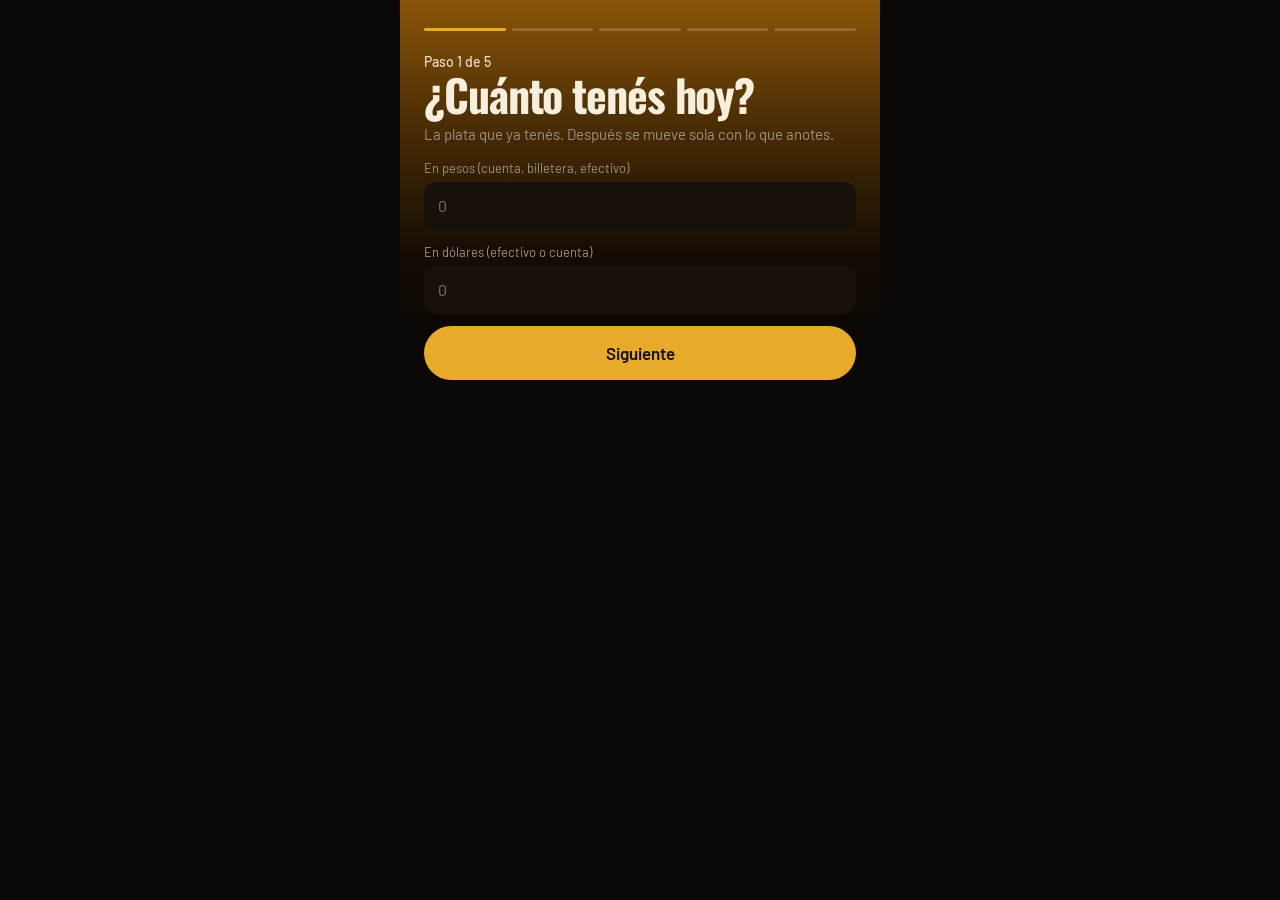
<file: v5/index.html>
<!doctype html>
<html lang="es-AR">
<head>
<meta charset="utf-8">
<meta name="viewport" content="width=device-width,initial-scale=1,viewport-fit=cover,interactive-widget=resizes-content">
<meta name="theme-color" content="#0B0805">
<meta name="mobile-web-app-capable" content="yes">
<link rel="manifest" href="manifest.webmanifest">
<link rel="icon" href="icon.svg" type="image/svg+xml">
<link rel="apple-touch-icon" href="icon-192.png">
<title>Tope</title>
<link rel="stylesheet" href="css/app.css">
</head>
<body>
<div id="app">
 <section class="screen" id="s-hoy"></section>
 <section class="screen" id="s-mov"></section>
 <section class="screen" id="s-metas"></section>
 <section class="screen" id="s-pat"></section>
 <nav class="tabs" id="tabs"></nav>
 <button class="fab" id="fab" aria-label="Anotar"><svg viewBox="0 0 24 24"><path d="M12 5v14M5 12h14"/></svg></button>
 <div class="scrim" id="scrim"></div>
 <div class="sheet" id="sheet"></div>
 <div class="toast" id="toast"></div>
</div>
<script src="js/core.js"></script>
<script src="js/ui.js"></script>
<script src="js/casa.js"></script>
<script src="js/screens.js"></script>
<script src="js/analisis.js"></script>
<script src="js/forms.js"></script>
<script src="js/extra.js"></script>
<script src="js/main.js"></script>
</body>
</html>
</file>
<file: v5/css/app.css>
/* Tope v5 — estilos. Colores, letras y tamaños viven en :root; los dibujos van en js/art.js */
@font-face{font-family:Oswald;src:url(../fonts/oswald-latin-500-normal.woff2) format("woff2");font-weight:500;font-display:swap}
@font-face{font-family:Oswald;src:url(../fonts/oswald-latin-600-normal.woff2) format("woff2");font-weight:600;font-display:swap}
@font-face{font-family:Oswald;src:url(../fonts/oswald-latin-700-normal.woff2) format("woff2");font-weight:700;font-display:swap}
@font-face{font-family:Barlow;src:url(../fonts/barlow-latin-400-normal.woff2) format("woff2");font-weight:400;font-display:swap}
@font-face{font-family:Barlow;src:url(../fonts/barlow-latin-500-normal.woff2) format("woff2");font-weight:500;font-display:swap}
@font-face{font-family:Barlow;src:url(../fonts/barlow-latin-600-normal.woff2) format("woff2");font-weight:600;font-display:swap}
:root{
 --bg:#0B0805;--surf:#17110A;--surf2:#211810;--cream:#F7EFDD;--cream2:#E9DCC0;--mute:#9C9280;
 --acc:#E8AA2A;--acc2:#F4B72E;--ink:#160E04;--warn:#D9694A;--ok:#3FA89B;--line:rgba(247,239,221,.12);
 --disp:Oswald,"Arial Narrow",sans-serif;--body:Barlow,system-ui,sans-serif;
 --safe-b:env(safe-area-inset-bottom,0px);--safe-t:env(safe-area-inset-top,0px);
 --f-big:calc(clamp(64px,22vw,92px)*var(--k,1));
}
*{box-sizing:border-box;-webkit-tap-highlight-color:transparent}
html,body{margin:0;height:100%;background:var(--bg);color:var(--cream);overflow:hidden;font-family:var(--body)}
body{display:flex;justify-content:center}
#app{position:relative;width:100%;max-width:480px;height:100dvh;overflow:hidden;background:var(--bg)}
button{font:inherit;color:inherit;background:none;border:0;padding:0;cursor:pointer;text-align:inherit}
input,select,textarea{font:inherit;color:inherit}
.disp{font-family:var(--disp)}
.mute{color:var(--mute)}
.screen{position:absolute;inset:0;overflow-y:auto;overflow-x:hidden;padding-bottom:calc(120px + var(--safe-b));display:none;opacity:0;transition:opacity .22s}
.screen.on{display:block}.screen.vis{opacity:1}
.pad{padding:calc(var(--safe-t) + 22px) 24px 0}

/* campo de color de Hoy */
.field{padding:calc(var(--safe-t) + 22px) 24px 26px;background:linear-gradient(180deg,#B8730F 0,#8A5509 38%,#4A2C05 70%,#150D04 92%,var(--bg) 100%)}
.fdate{display:flex;justify-content:space-between;align-items:baseline;font-size:calc(15px*var(--k,1));font-weight:600;min-height:28px}
.fdate button{font-weight:600}
.fdate small{font-size:calc(12px*var(--k,1));color:var(--cream2);opacity:.8;font-weight:400}
.ruler{display:flex;justify-content:space-between;align-items:flex-end;height:16px;margin-top:10px}
.ruler i{display:block;flex:1;max-width:2px;min-width:1px;height:10px;background:rgba(247,239,221,.22)}
.ruler i.p{background:rgba(247,239,221,.85)}.ruler i.t{background:var(--acc);height:16px}
.seg{display:flex;margin-top:12px}
.seg button{flex:1;text-align:center;font-size:calc(13px*var(--k,1));font-weight:600;padding:9px 0;border-radius:17px;color:var(--cream);opacity:.85;min-height:34px}
.seg button.on{background:var(--acc);color:var(--ink);opacity:1}
.lab{font-size:calc(15px*var(--k,1));font-weight:500;color:var(--cream2);margin-top:24px}
.big{font-family:var(--disp);font-weight:700;font-size:var(--f-big);line-height:.95;letter-spacing:-.035em;margin:2px -6px 0;display:flex;align-items:baseline;gap:2px;white-space:nowrap}
.big .cur{font-size:calc(30px*var(--k,1));font-weight:500;letter-spacing:0;align-self:flex-start;margin-top:12px}
.big.neg{color:#F0A58C}
.wk{margin-top:22px;display:flex;justify-content:space-between;align-items:baseline}
.wk span:first-child{font-size:calc(14px*var(--k,1));color:var(--cream2)}
.wk b{font-family:var(--disp);font-weight:600;font-size:calc(30px*var(--k,1))}
.bar{height:4px;background:rgba(255,255,255,.16);border-radius:2px;margin-top:10px}
.bar>div{height:4px;border-radius:2px;background:var(--acc)}
.bar.red>div{background:var(--warn)}
.sub{display:flex;justify-content:space-between;margin-top:8px;font-size:calc(13px*var(--k,1));color:var(--cream2)}
.below{padding:14px 24px 0}
.row2{display:flex;justify-content:space-between;align-items:baseline}
.row2 span{font-size:calc(14px*var(--k,1));color:var(--mute)}.row2 b{font-family:var(--disp);font-weight:600;font-size:calc(24px*var(--k,1))}
.donut{display:flex;gap:22px;align-items:center;margin-top:14px}
.leg{flex:1;display:flex;flex-direction:column;gap:10px}
.leg div{display:flex;align-items:center;gap:8px;font-size:calc(15px*var(--k,1))}.leg i{width:8px;height:8px;border-radius:4px}.leg span{flex:1}.leg b{font-family:var(--disp);font-weight:500;font-size:calc(17px*var(--k,1))}
.h3{margin:22px 0 8px;font-size:calc(14px*var(--k,1));color:var(--mute);font-weight:500}
.tile{display:flex;align-items:center;gap:14px;background:var(--surf);border-radius:14px;padding:10px 16px;width:100%;margin-bottom:8px;min-height:54px}
.tile .d{font-family:var(--disp);font-weight:600;font-size:calc(26px*var(--k,1));width:38px;line-height:1}
.tile .m{flex:1;font-size:calc(15px*var(--k,1));line-height:1.25}.tile .m small{display:block;font-size:calc(12px*var(--k,1));color:var(--mute)}
.tile .a{font-family:var(--disp);font-weight:600;font-size:calc(19px*var(--k,1));color:var(--acc)}
.tile.warn .m small{color:var(--warn)}
.aviso{border:1px solid rgba(232,170,42,.35);background:transparent}

/* movimientos / listas */
.title{font-family:var(--disp);font-weight:700;font-size:calc(56px*var(--k,1));line-height:.95;letter-spacing:-.025em;margin:0}
.search{width:100%;background:var(--surf);border:0;border-radius:14px;padding:12px 16px;font-size:calc(15px*var(--k,1));margin-top:16px;outline:none}
.chips{display:flex;gap:8px;margin-top:10px;flex-wrap:wrap}
.chip{background:var(--surf);border-radius:17px;padding:8px 14px;font-size:calc(13px*var(--k,1));min-height:34px;display:inline-flex;align-items:center;gap:6px;border:0;color:var(--cream)}
.chip.on{background:var(--acc);color:var(--ink);font-weight:600}
select.chip{appearance:none;padding-right:14px}
.day{display:flex;justify-content:space-between;align-items:baseline;margin:22px 0 6px;font-size:calc(14px*var(--k,1));color:var(--mute)}
.day b{font-family:var(--disp);font-weight:500;font-size:calc(17px*var(--k,1));color:var(--cream2)}
.mv{display:flex;align-items:center;gap:14px;padding:11px 0;border-bottom:1px solid var(--line);width:100%;min-height:56px}
.mv .ic{flex:none}.mv .t{flex:1;min-width:0}.mv .t b{display:block;font-weight:500;font-size:calc(15px*var(--k,1));white-space:nowrap;overflow:hidden;text-overflow:ellipsis}.mv .t small{font-size:calc(12px*var(--k,1));color:var(--mute)}
.mv .a{font-family:var(--disp);font-weight:600;font-size:calc(19px*var(--k,1))}.mv .a.in{color:var(--ok)}
.ic{width:38px;height:38px;border-radius:19px;background:var(--surf);display:flex;align-items:center;justify-content:center;color:var(--c,var(--acc))}
.ic svg{width:20px;height:20px;stroke:currentColor;fill:none;stroke-width:1.5;stroke-linecap:round;stroke-linejoin:round}
.empty{padding:40px 0;text-align:center;color:var(--mute);font-size:calc(15px*var(--k,1));line-height:1.5}

/* tab bar */
.tabs{position:absolute;left:0;right:0;bottom:0;height:calc(88px + var(--safe-b));background:#120D08;border-top:1px solid var(--line);display:flex;justify-content:space-around;align-items:flex-start;padding:10px 10px 0;z-index:5}
.tabs button{color:#A89A7C;display:flex;flex-direction:column;align-items:center;gap:4px;font-size:calc(11px*var(--k,1));min-width:64px;min-height:50px}
.tabs button.on{color:var(--acc);font-weight:600}
.tabs svg{width:24px;height:24px;stroke:currentColor;fill:none;stroke-width:1.6;stroke-linecap:round;stroke-linejoin:round}
.tabs .gap{width:68px}
.fab{position:absolute;left:50%;transform:translateX(-50%);bottom:calc(46px + var(--safe-b));width:68px;height:68px;border-radius:34px;background:var(--acc);color:#2A1B00;display:flex;align-items:center;justify-content:center;box-shadow:0 6px 16px rgba(0,0,0,.4);z-index:6}
.fab svg{width:30px;height:30px;stroke:currentColor;fill:none;stroke-width:2.6;stroke-linecap:round}

/* hojas */
.scrim{position:absolute;inset:0;background:rgba(0,0,0,.5);z-index:10;opacity:0;pointer-events:none;transition:opacity .2s}
.scrim.on{opacity:1;pointer-events:auto}
.sheet{position:absolute;left:0;right:0;bottom:0;top:0;z-index:11;background:var(--bg);transform:translateY(100%);transition:transform .28s cubic-bezier(.2,.8,.2,1);display:flex;flex-direction:column;overflow:hidden}
.sheet.on{transform:none}
.sheet.part{top:12%;border-radius:24px 24px 0 0}
.sh-head{display:flex;justify-content:space-between;align-items:center;padding:calc(var(--safe-t) + 16px) 24px 6px}
.sh-head h2{margin:0;font-family:var(--disp);font-weight:700;font-size:calc(32px*var(--k,1));letter-spacing:-.01em}
.xbtn{width:44px;height:44px;margin:-8px -10px -8px 0;display:flex;align-items:center;justify-content:center;color:var(--mute)}
.xbtn svg{width:22px;height:22px;stroke:currentColor;fill:none;stroke-width:1.8;stroke-linecap:round}
.sh-body{flex:1;overflow-y:auto;padding:6px 24px calc(30px + var(--safe-b))}
.carga{background:linear-gradient(180deg,#B8730F 0,#8A5509 12%,#4A2C05 25%,#150D04 36%,var(--bg) 40%)}
.amt{text-align:center;margin-top:4px}
.amt>div{position:relative;display:inline-block;font-family:var(--disp);font-weight:700;font-size:calc(clamp(64px,20vw,84px)*var(--k,1));line-height:.95;letter-spacing:-.035em}
.amt .cur{position:absolute;right:100%;top:12px;margin-right:4px;font-size:calc(30px*var(--k,1));font-weight:500;letter-spacing:0}
.amt .ph{opacity:.35}
.tcs{display:flex;gap:2px;justify-content:space-between;overflow-x:auto;margin:10px 0 4px;padding-bottom:2px;scrollbar-width:none}
.tcs button{flex:none;padding:8px 8px;border-radius:17px;font-size:calc(13px*var(--k,1));font-weight:600;color:var(--cream);min-height:34px}
.tcs button.on{background:var(--cream);color:var(--ink)}
.grid3{display:grid;grid-template-columns:repeat(3,minmax(0,1fr));gap:8px}
.grid4{display:grid;grid-template-columns:repeat(4,minmax(0,1fr));gap:8px}
.cat{height:66px;border-radius:16px;background:var(--surf);display:flex;flex-direction:column;align-items:center;justify-content:center;gap:5px;font-size:calc(12px*var(--k,1));color:var(--cream);min-width:0;padding:0 2px}
.cat svg{width:22px;height:22px;stroke:var(--c);fill:none;stroke-width:1.4;stroke-linecap:round;stroke-linejoin:round}
.cat.on{outline:1.5px solid var(--acc);background:#2A2012}
.cat.more{background:transparent;border:1px dashed rgba(240,194,90,.45);color:#F0C25A}
.cat.more svg{stroke:currentColor}
.fav{height:80px;border-radius:18px;background:var(--surf);padding:0 12px;display:flex;flex-direction:column;justify-content:center;gap:2px;align-items:flex-start;min-width:0}
.fav svg{width:24px;height:24px;stroke:var(--c);fill:none;stroke-width:1.5;stroke-linecap:round;stroke-linejoin:round}
.fav b{font-size:calc(14px*var(--k,1));font-weight:500;max-width:100%;white-space:nowrap;overflow:hidden;text-overflow:ellipsis}.fav small{font-size:calc(13px*var(--k,1));color:#F0C25A}
.fav.on{outline:1.5px solid var(--acc);background:#2A2012}
.lbl{font-size:calc(14px*var(--k,1));color:var(--mute);margin:14px 0 8px}
.pad4{display:grid;grid-template-columns:repeat(3,1fr);gap:2px;margin-top:12px}
.pad4 button{height:46px;border-radius:14px;font-family:var(--disp);font-weight:600;font-size:calc(26px*var(--k,1));text-align:center}
.pad4 button:active{background:var(--surf)}
.go{width:100%;height:54px;border-radius:27px;background:var(--acc);color:var(--ink);font-weight:600;font-size:calc(17px*var(--k,1));text-align:center;margin-top:12px}
.go.ghost{background:var(--surf);color:var(--cream)}.go.red{background:transparent;color:var(--warn);border:1px solid rgba(217,105,74,.5)}
.go[disabled]{opacity:.35}
.fld{display:block;margin-top:14px}.fld span{display:block;font-size:calc(13px*var(--k,1));color:var(--mute);margin-bottom:6px}
.fld input,.fld select,.fld textarea{width:100%;background:var(--surf);border:0;border-radius:12px;padding:13px 14px;font-size:calc(16px*var(--k,1));outline:none;color:var(--cream);min-height:48px}
.fld input:focus{outline:1.5px solid var(--acc)}
.two{display:grid;grid-template-columns:1fr 1fr;gap:10px}
.sw{display:flex;align-items:center;justify-content:space-between;background:var(--surf);border-radius:12px;padding:12px 14px;margin-top:10px;min-height:48px;width:100%}
.sw i{width:42px;height:24px;border-radius:12px;background:#3a2f22;position:relative;transition:.2s}.sw i:after{content:"";position:absolute;left:3px;top:3px;width:18px;height:18px;border-radius:9px;background:var(--cream);transition:.2s}
.sw.on i{background:var(--acc)}.sw.on i:after{left:21px;background:var(--ink)}
.toast{position:absolute;left:16px;right:16px;bottom:calc(104px + var(--safe-b));background:#2A2012;border-radius:14px;padding:13px 16px;display:flex;justify-content:space-between;align-items:center;z-index:30;transform:translateY(20px);opacity:0;pointer-events:none;transition:.22s;font-size:calc(15px*var(--k,1))}
.toast.on{transform:none;opacity:1;pointer-events:auto}
.toast button{color:var(--acc);font-weight:600;padding:6px 4px;min-height:36px}
.dot{position:absolute;top:calc(var(--safe-t) + 8px);right:8px;width:6px;height:6px;border-radius:3px;background:var(--acc);opacity:.0}
.stepper{display:flex;align-items:center;gap:14px;margin-top:10px}.stepper button{width:44px;height:44px;border-radius:22px;background:var(--surf);font-size:calc(22px*var(--k,1));text-align:center}.stepper b{font-family:var(--disp);font-size:calc(30px*var(--k,1));min-width:46px;text-align:center}
.card{background:var(--surf);border-radius:16px;padding:16px;margin-bottom:10px}
.card h4{margin:0 0 8px;font-size:calc(15px*var(--k,1));font-weight:600;display:flex;align-items:center;gap:8px}
.prog{height:4px;background:rgba(255,255,255,.12);border-radius:2px;margin-top:8px}.prog>div{height:4px;border-radius:2px;background:var(--acc)}
.net{font-family:var(--disp);font-weight:700;font-size:var(--f-big);line-height:.95;letter-spacing:-.035em;margin:6px -6px 0;white-space:nowrap}
.note{font-size:calc(13px*var(--k,1));color:var(--mute);line-height:1.45;margin-top:8px}
.wiz{background:linear-gradient(180deg,#8A5509 0,#4A2C05 14%,#150D04 28%,var(--bg) 36%)}
.dots{display:flex;gap:6px;margin:8px 0 0}.dots i{height:3px;flex:1;border-radius:2px;background:rgba(247,239,221,.18)}.dots i.on{background:var(--acc)}

.ctop{padding:0 24px;flex:none}
.cmid{flex:1;min-height:0;overflow-y:auto;padding:0 24px 8px}
.ckeys{flex:none;padding:4px 24px calc(10px + var(--safe-b));background:var(--bg)}
.ckeys .pad4{margin-top:0}
.pad4 button.bk{display:flex;align-items:center;justify-content:center;color:var(--cream)}
.cmid .go{margin-top:12px}
.tabs{display:grid;grid-template-columns:1fr 1fr 76px 1fr 1fr;justify-items:center;padding:10px 4px 0}
.tabs button{min-width:0;width:100%;font-size:calc(11px*var(--k,1));white-space:nowrap;overflow:hidden;text-overflow:ellipsis}
.tabs .gap{width:76px}
.amt,.amt *{pointer-events:none}.tcs{position:relative;z-index:2}

/* ===== v5.1: más compacto, torta grande, sin superposiciones ===== */
.field{padding:calc(var(--safe-t) + 14px) 20px 16px}
.fdate{font-size:calc(14px*var(--k,1))}
.ruler{margin-top:8px}
.seg{margin-top:8px}.seg button{padding:7px 0;min-height:32px}
.lab{margin-top:12px;font-size:calc(14px*var(--k,1))}
.big{margin:0 -4px;gap:3px}
.big .cur{font-size:.38em;font-weight:500;letter-spacing:0;align-self:baseline;margin-top:0}
.net .cur{font-size:.38em;font-weight:500;letter-spacing:0;margin-right:3px}
.wk{margin-top:10px;gap:12px}.wk+.wk,.bar+.wk{margin-top:6px}
.wk span:first-child{font-size:calc(13px*var(--k,1));white-space:nowrap}
.wk b{font-size:calc(21px*var(--k,1));white-space:nowrap}
.bar{margin-top:8px}
.below{padding:12px 20px 0}
.row2 span{font-size:calc(13px*var(--k,1))}
.dn{display:flex;justify-content:center;margin-top:4px}
.dsvg{position:relative;width:min(100%,236px);aspect-ratio:1}
.dsvg svg{width:100%;height:100%;display:block;overflow:visible}
.dc{position:absolute;inset:20%;display:flex;flex-direction:column;align-items:center;justify-content:center;gap:1px;text-align:center;border-radius:50%}
.dc b{font-family:var(--disp);font-weight:600;font-size:calc(26px*var(--k,1));line-height:1.05;white-space:nowrap}
.dl{font-size:calc(13px*var(--k,1));color:var(--mute);line-height:1.2;max-width:100%;overflow:hidden;text-overflow:ellipsis;white-space:nowrap}
.dets{margin-top:6px}
.dr{display:flex;gap:10px;align-items:center;width:100%;padding:9px 0;border-bottom:1px solid var(--line);font-size:calc(14px*var(--k,1))}
.dr span{flex:1;min-width:0;white-space:nowrap;overflow:hidden;text-overflow:ellipsis}
.dr b{font-family:var(--disp);font-weight:600;font-size:calc(16px*var(--k,1));white-space:nowrap}
.dr i{width:8px;height:8px;border-radius:4px;flex:none}
.dr .dd{flex:none;color:var(--mute);font-size:calc(12px*var(--k,1));width:42px}
.addl{font-size:calc(13px*var(--k,1));color:var(--acc);font-weight:600;padding:4px 0 4px 10px}
.h3{margin:16px 0 8px;font-size:calc(13px*var(--k,1))}
.tile{gap:12px;padding:8px 14px;min-height:48px;margin-bottom:6px}
.tile .d{font-size:calc(22px*var(--k,1));width:30px}
.tile .m{font-size:calc(14px*var(--k,1));min-width:0}.tile .m small{font-size:calc(12px*var(--k,1))}
.tile .a{font-size:calc(17px*var(--k,1));white-space:nowrap}
.tile.late .m small{color:var(--warn)}
.pad{padding:calc(var(--safe-t) + 16px) 20px 0}
.title{font-size:calc(40px*var(--k,1))}
.search{margin-top:10px;padding:10px 14px;font-size:calc(14px*var(--k,1))}
.chips{margin:8px 0 0}
.day{margin:14px 0 2px;font-size:calc(13px*var(--k,1))}.day b{font-size:calc(15px*var(--k,1))}
.mv{gap:10px;padding:8px 0;min-height:48px}
.mv .ic{width:34px;height:34px;border-radius:17px}.mv .ic svg{width:18px;height:18px}
.mv .t b{font-size:calc(14px*var(--k,1))}.mv .t small{font-size:calc(11.5px*var(--k,1));display:block;white-space:nowrap;overflow:hidden;text-overflow:ellipsis}
.mv .a{font-size:calc(16px*var(--k,1));white-space:nowrap}
.screen{padding-bottom:calc(110px + var(--safe-b))}
/* barra de abajo */
.tabs{height:calc(76px + var(--safe-b));grid-template-columns:1fr 1fr 64px 1fr 1fr;padding:8px 2px 0}
.tabs button{font-size:calc(10.5px*var(--k,1));gap:3px;min-height:46px}
.tabs svg{width:22px;height:22px}.tabs .gap{width:64px}
.fab{width:58px;height:58px;border-radius:29px;bottom:calc(34px + var(--safe-b))}.fab svg{width:26px;height:26px}
.toast{bottom:calc(92px + var(--safe-b))}
/* carga */
.cat{gap:4px;height:62px;overflow:hidden}
.cat span{max-width:100%;overflow:hidden;text-overflow:ellipsis;white-space:nowrap;line-height:1.2}
.fav{height:70px}
.tcs{margin:8px 0 2px}
.tcs button{flex:1;text-align:center;padding:8px 6px;font-size:calc(14px*var(--k,1))}
.cmid .grid4{gap:6px}
.cat{font-size:calc(11px*var(--k,1))}

.seg button{min-height:40px}.chip{min-height:40px}.tcs button{min-height:40px}
.fdate button{padding:10px 0}.addl{padding:12px 0 12px 14px}
.tabs button{color:#9A8C70}.tabs button.on{color:var(--acc)}
.seg button{opacity:1}.fdate small{color:var(--cream2)}
.card .fld input{background:#0B0805}

/* v5.2 */
.carga .chips{flex-wrap:nowrap;gap:6px}.carga .chip{padding:0 12px;white-space:nowrap}
.nin{display:block;margin:6px auto 0;width:78%;text-align:center;background:transparent;border:0;border-bottom:1px solid var(--line);color:var(--cream);font:inherit;font-size:calc(14px*var(--k,1));padding:6px 4px;border-radius:0}
.nin::placeholder{color:var(--mute);opacity:.7}.nin:focus{outline:0;border-bottom-color:var(--acc)}
.pk{width:30px;height:30px;display:inline-flex;align-items:center;justify-content:center;border-radius:15px;background:var(--surf)}
.pk svg{width:18px;height:18px;stroke:var(--c);fill:none;stroke-width:1.6;stroke-linecap:round;stroke-linejoin:round}
.sub{height:46px;border-radius:14px;background:var(--surf);display:flex;align-items:center;gap:8px;padding:0 10px;font-size:calc(13px*var(--k,1));color:var(--cream);min-width:0}
.sub span{min-width:0;overflow:hidden;text-overflow:ellipsis;white-space:nowrap}
.sub i{width:10px;height:10px;border-radius:5px;background:var(--c);flex:none}
.sub.on{outline:1.5px solid var(--acc);background:#2A2012}
.sub.add{justify-content:center;border:1px dashed var(--line);background:transparent;color:var(--mute)}
.leg{display:flex;flex-wrap:wrap;gap:6px 14px;justify-content:center;margin-top:10px}
.leg button{display:inline-flex;align-items:center;gap:6px;font-size:calc(12.5px*var(--k,1));color:var(--mute);min-height:28px}
.leg i{width:9px;height:9px;border-radius:5px}
.dr em{font-style:normal;color:var(--mute);font-size:calc(12px*var(--k,1))}
.tile.ahor{border:1px dashed #F3EBDD66;background:transparent;margin-top:10px}.tile.ahor .d,.tile.ahor .a{color:#F3EBDD}
.sub{justify-content:flex-start;text-align:left}.sub span{flex:1}.sub.add{justify-content:center}

.lim{display:block;width:100%;text-align:left;padding:8px 0 10px;border-bottom:1px solid var(--line)}
.lim .lt{display:flex;justify-content:space-between;align-items:baseline;gap:8px}.lim b{font-weight:500;font-size:calc(14px*var(--k,1))}.lim em{font-style:normal;font-size:calc(12.5px*var(--k,1))}
.lim .lb{display:block;height:6px;border-radius:3px;background:rgba(255,255,255,.08);margin:7px 0 5px;overflow:hidden}.lim .lb i{display:block;height:100%;border-radius:3px}
.lim .ln{font-size:calc(12px*var(--k,1));color:var(--mute)}

.anhd{display:flex;gap:8px;justify-content:center;margin:12px 0 4px}
.ankp{display:grid;grid-template-columns:repeat(3,1fr);gap:8px;margin-top:10px}
.ankp>div{background:var(--surf);border-radius:14px;padding:10px 10px 9px;min-width:0}
.ankp small{display:block;font-size:calc(11.5px*var(--k,1));color:var(--mute)}
.ankp b{display:block;font-family:var(--disp);font-weight:600;font-size:calc(16px*var(--k,1));margin:2px 0;white-space:nowrap;overflow:hidden;text-overflow:ellipsis}
em.dok,em.dbad,em.dl0{font-style:normal;font-size:calc(11.5px*var(--k,1));white-space:nowrap}
em.dok{color:#35D07F}em.dbad{color:#FF6B5E}em.dl0{color:var(--mute)}
.anins{margin-top:10px}.anins p{margin:0 0 5px;font-size:calc(13.5px*var(--k,1));color:var(--cream)}
.lg{float:right;font-size:calc(11.5px*var(--k,1));color:var(--mute)}.lg i{display:inline-block;width:8px;height:8px;border-radius:4px;margin:0 3px 0 8px}
.anc{width:100%;display:block;margin-top:4px}
.anrow{display:flex;justify-content:space-between;gap:12px;padding:7px 0;font-size:calc(14px*var(--k,1))}.anrow b{font-family:var(--disp);font-weight:600;font-size:calc(17px*var(--k,1));white-space:nowrap}
.anrow.sm{font-size:calc(13px*var(--k,1));color:var(--mute)}.anrow.sm b{font-size:calc(15px*var(--k,1));color:var(--cream)}
.anvr{height:8px;border-radius:4px;background:rgba(255,255,255,.1);overflow:hidden}.anvr i{display:block;height:100%;background:#FF8A00}
.ancat{display:block;width:100%;text-align:left;padding:9px 0 8px}
.anh{display:flex;align-items:center;gap:8px}.anh>i{width:9px;height:9px;border-radius:5px;flex:none}
.anh b{font-weight:500;font-size:calc(14px*var(--k,1));flex:1;min-width:0;overflow:hidden;text-overflow:ellipsis;white-space:nowrap}
.anv{font-family:var(--disp);font-weight:600;font-size:calc(16px*var(--k,1));white-space:nowrap}
.anb{display:block;height:5px;border-radius:3px;background:rgba(255,255,255,.08);margin-top:6px;overflow:hidden}.anb i{display:block;height:100%;border-radius:3px}
.ansub{display:flex;align-items:center;gap:8px;padding:5px 0 5px 17px;font-size:calc(13px*var(--k,1));color:var(--mute)}
.ansub i{width:7px;height:7px;border-radius:4px;flex:none}.ansub span{flex:1;min-width:0;overflow:hidden;text-overflow:ellipsis;white-space:nowrap}.ansub b{font-family:var(--disp);font-weight:500;color:var(--cream);white-space:nowrap}
.angoal{padding:8px 0}.angoal small{display:block;margin-top:5px;font-size:calc(12px*var(--k,1));color:var(--mute)}
.grid3 .sub{height:auto;min-height:44px;padding:6px 10px}.grid3 .sub span{white-space:normal;line-height:1.15;display:-webkit-box;-webkit-line-clamp:2;-webkit-box-orient:vertical}
.grid3.g2{grid-template-columns:repeat(2,minmax(0,1fr))}
body,.screen{touch-action:pan-y pinch-zoom;overscroll-behavior-x:none}

.ldot{display:inline-block;width:8px;height:8px;border-radius:4px;margin-right:7px}

.dnav{display:inline-flex;align-items:center;gap:6px;color:var(--cream2);font-size:calc(13px*var(--k,1))}.dnav button{width:30px;height:30px;border-radius:15px;background:var(--surf);color:var(--cream);border:0;font-size:18px;line-height:1}.dnav button:disabled{opacity:.3}
.phero{border-radius:22px;padding:18px 16px 14px;margin-top:16px;background:linear-gradient(155deg,#4A3009 0%,#1E150A 55%,#120D07 100%);border:1px solid rgba(255,194,26,.14)}
.cbar{display:flex;gap:3px;height:16px;margin:4px 0 10px}.cbar i{display:block;height:100%;min-width:6px;border-radius:5px}
.crow{display:flex;align-items:center;gap:8px;padding:7px 2px;font-size:calc(14px*var(--k,1))}.crow>span:first-child{flex:1;display:flex;align-items:center;color:var(--cream2)}.crow i{width:10px;height:10px;border-radius:5px;margin-right:9px;display:inline-block}.crow .cp{color:var(--mute);min-width:38px;text-align:right}.crow b{font-family:var(--disp);font-weight:600;min-width:96px;text-align:right}

/* v14 */
.ruler{height:9px!important;margin-top:6px!important}.ruler i{height:5px!important}.ruler i.t{height:9px!important}
.dnav button{display:inline-flex;align-items:center;justify-content:center;padding:0}.dnav button svg{width:16px;height:16px;fill:none;stroke:currentColor;stroke-width:2.2;stroke-linecap:round;stroke-linejoin:round}
.dleg{display:flex;flex-wrap:wrap;justify-content:center;gap:4px 10px;margin:2px 0 6px}.dleg button{display:inline-flex;align-items:center;gap:5px;font-size:calc(11px*var(--k,1));color:var(--mute);padding:2px 0;background:none;border:0}.dleg i{width:8px;height:8px;border-radius:4px;display:inline-block}
.cmid{flex:0 1 auto!important;padding:14px 24px 6px!important}.ckeys{flex:1 1 auto!important;display:flex;flex-direction:column}.ckeys .pad4{flex:1;grid-template-rows:repeat(4,1fr);margin-top:6px}.pad4 button{height:auto!important;min-height:44px}
.edrow{text-align:center;margin-top:2px}.cat.ed{outline:1.5px dashed var(--acc);outline-offset:-3px}.sub .vt{font-style:normal;font-size:9px;color:var(--acc);margin-left:auto;text-transform:uppercase;letter-spacing:.04em}
#lock{position:fixed;inset:0;z-index:99;background:var(--bg);display:none;align-items:center;justify-content:center}#lock.on{display:flex}
.lk{width:100%;max-width:340px;text-align:center;padding:0 24px}.lkt{font-family:var(--disp);font-size:44px;font-weight:700;color:var(--cream)}.lkm{color:var(--mute);margin:8px 0 22px;font-size:calc(15px*var(--k,1))}
.lkd{display:flex;justify-content:center;gap:14px;margin-bottom:24px}.lkd i{width:14px;height:14px;border-radius:7px;border:2px solid var(--cream2);display:block}.lkd i.on{background:var(--acc);border-color:var(--acc)}
.lkp button{height:62px}
.sugg{text-align:center;min-height:0}.sugg .chip{margin-top:8px}
.cat span{white-space:normal!important;display:-webkit-box;-webkit-line-clamp:2;-webkit-box-orient:vertical;text-align:center;line-height:1.1!important}
button:focus-visible,[tabindex]:focus-visible,a:focus-visible{outline:2px solid var(--acc);outline-offset:2px}
.gear{width:13px;height:13px;fill:none;stroke:currentColor;stroke-width:2;stroke-linecap:round;vertical-align:-1px;margin-left:4px;opacity:.75}
@media (prefers-reduced-motion:reduce){*{animation-duration:.01ms!important;transition-duration:.01ms!important}}
</file>
